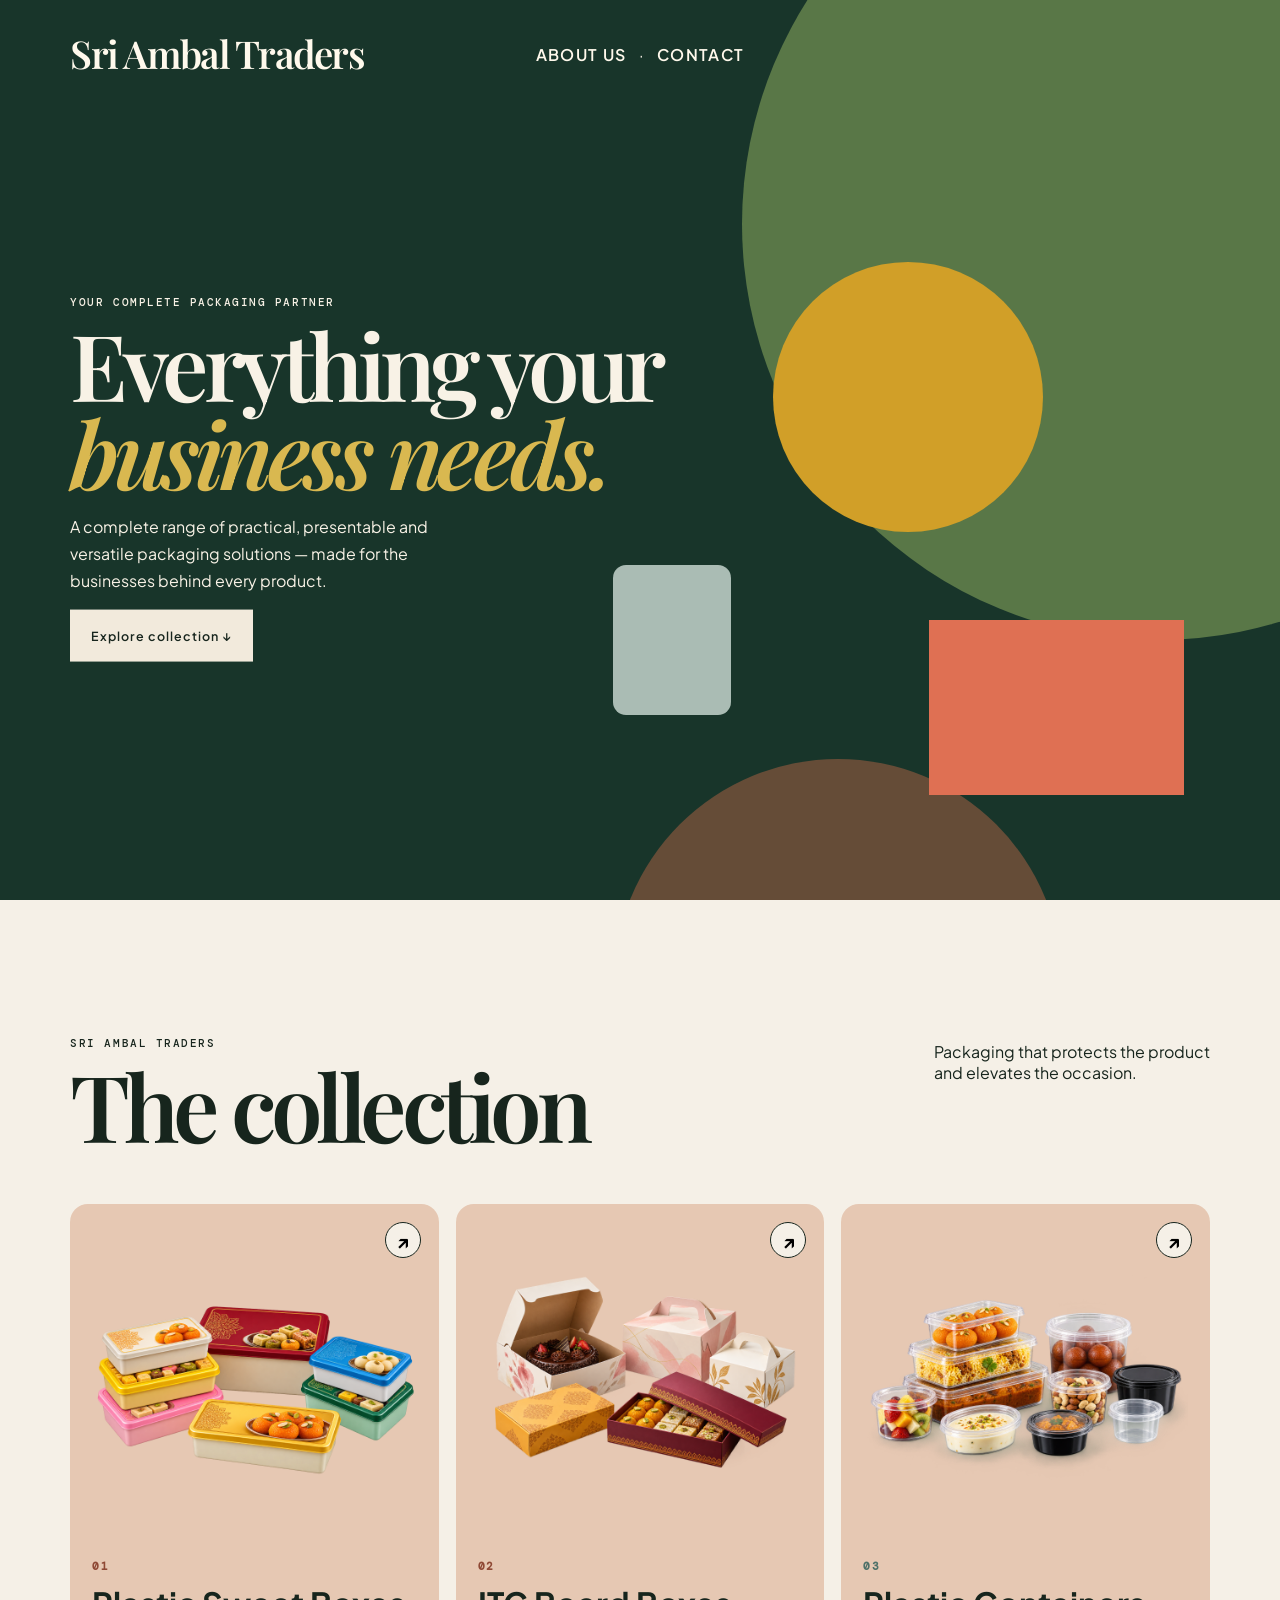
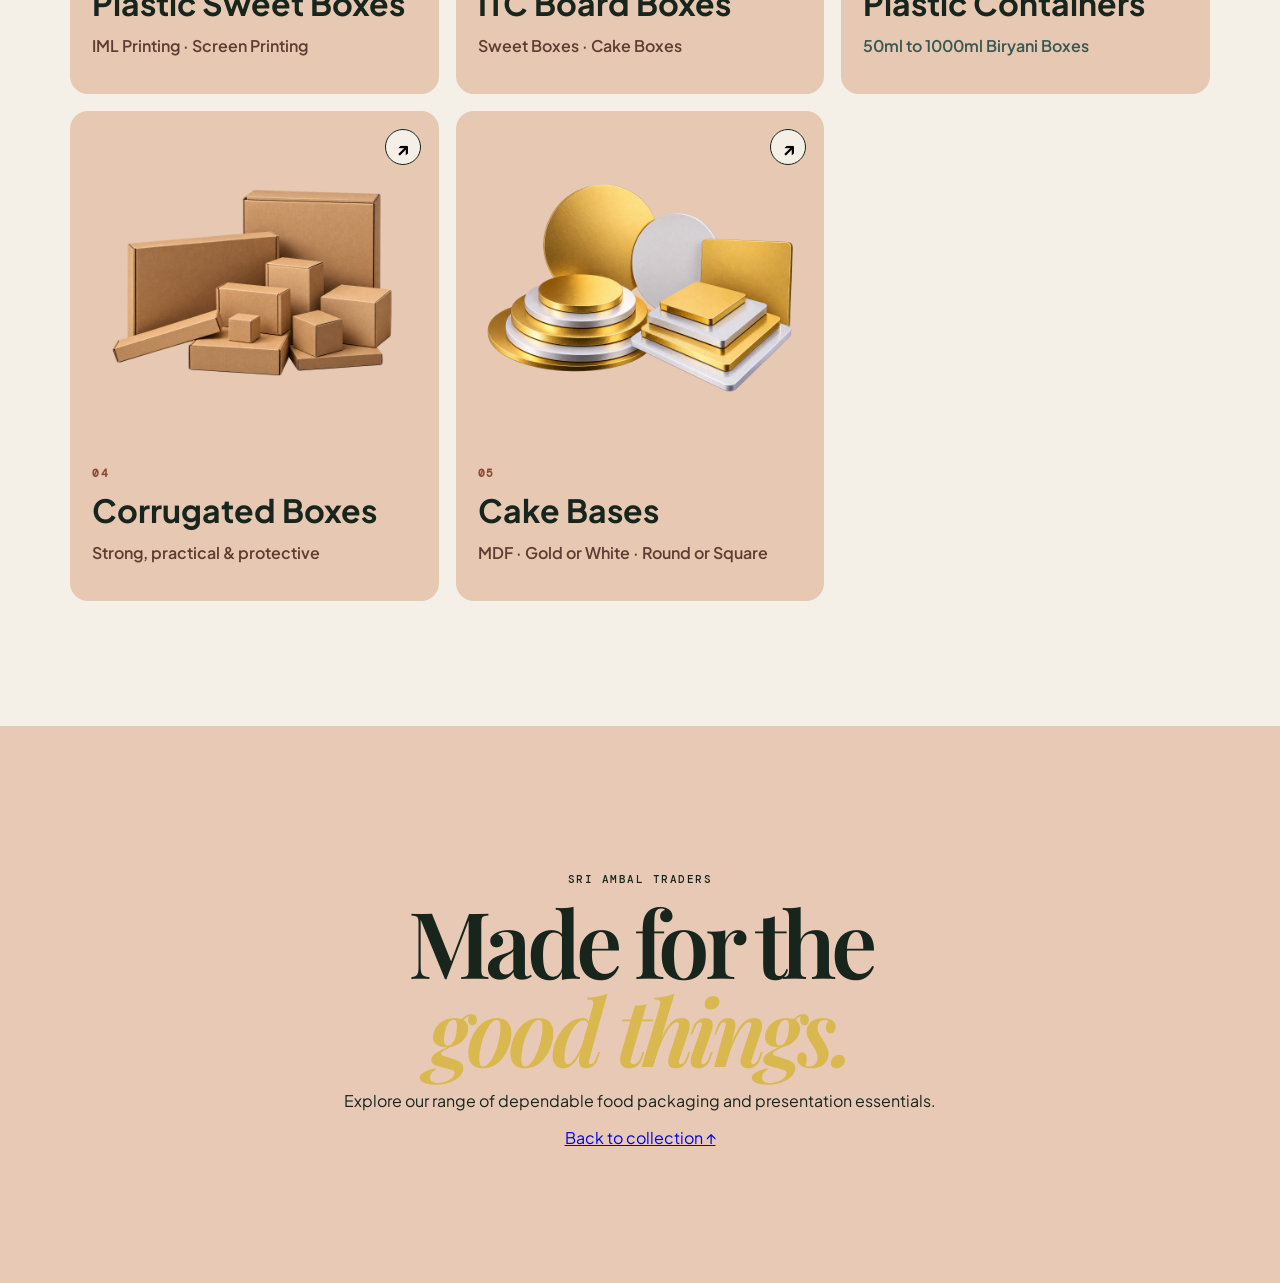
<file: index.html>
<!doctype html><html lang="en"><head><meta charset="UTF-8" /><meta name="viewport" content="width=device-width, initial-scale=1.0" /><meta name="description" content="Sri Ambal Traders packaging collection" /><title>Packaging, made memorable.</title><link rel="preconnect" href="https://fonts.googleapis.com"><link rel="preconnect" href="https://fonts.gstatic.com" crossorigin><link href="https://fonts.googleapis.com/css2?family=DM+Mono:wght@400;500&family=Playfair+Display:ital,wght@0,600;0,700;1,600&family=Plus+Jakarta+Sans:wght@400;500;600;700&display=swap" rel="stylesheet"><link rel="stylesheet" href="styles.css" /><link rel="stylesheet" href="responsive.css" /></head><body><main>
<section class="hero" id="home"><div class="hero-orb orb-one"></div><div class="hero-orb orb-two"></div><nav><span class="nav-mark">SAT</span><a class="nav-link" href="contact.html">Contact</a></nav><div class="hero-copy"><p class="eyebrow">PACKAGING WITH PRESENCE</p><h1>Crafted to hold<br><em>what matters.</em></h1><p class="hero-text">A considered collection of food packaging, presentation boxes and cake bases for every celebration.</p><button class="primary explore-trigger">Explore collection <span>↓</span></button></div><div class="hero-art" aria-hidden="true"><div class="hero-cake"><i></i><b></b><span></span></div><div class="hero-box"><i></i><b></b><span></span></div><div class="hero-cup"><i></i><b></b></div></div><p class="scroll-note">SCROLL TO DISCOVER <span></span></p></section>
<section class="collection" id="collection"><header class="collection-header"><div><p class="eyebrow">SRI AMBAL TRADERS</p><h2>The collection</h2></div><p>Packaging that protects the product<br>and elevates the occasion.</p></header><div class="product-grid"><article class="product-card wide" data-product="sweet"><div class="product-visual sweet-visual"><div class="sweet-box"><i></i><b></b><span>sweet<br>stories</span></div></div><div class="card-copy"><div><p class="number">01</p><h3>Plastic Sweet Boxes</h3></div><button aria-label="View Plastic Sweet Boxes">↗</button></div><p class="card-detail">IML Printing · Screen Printing</p></article><article class="product-card" data-product="board"><div class="product-visual board-visual"><div class="board-box"><i></i><b></b><span></span></div></div><div class="card-copy"><div><p class="number">02</p><h3>ITC Board Boxes</h3></div><button aria-label="View ITC Board Boxes">↗</button></div><p class="card-detail">Sweet Boxes · Cake Boxes</p></article><article class="product-card" data-product="containers"><div class="product-visual containers-visual"><div class="container c1"><i></i></div><div class="container c2"><i></i></div><div class="container c3"><i></i></div></div><div class="card-copy"><div><p class="number">03</p><h3>Plastic Containers</h3></div><button aria-label="View Plastic Containers">↗</button></div><p class="card-detail">50ml to 750ml Biryani Boxes</p></article><article class="product-card" data-product="corrugated"><div class="product-visual corrugated-visual"><div class="corr-box"><i></i><b></b><span>AMBAL</span></div></div><div class="card-copy"><div><p class="number">04</p><h3>Corrugated Boxes</h3></div><button aria-label="View Corrugated Boxes">↗</button></div><p class="card-detail">Strong, practical &amp; protective</p></article><article class="product-card feature" data-product="cake"><div class="product-visual cake-card-visual"><div class="mini-base"><i></i><b></b></div></div><div class="card-copy"><div><p class="number">05</p><h3>Cake Bases</h3></div><button aria-label="Customize Cake Bases">↗</button></div><p class="card-detail">MDF · Gold or White · Round or Square</p></article></div></section>
<section class="cake-studio" id="cake-studio"><div class="studio-heading"><p class="eyebrow">INTERACTIVE PRODUCT VIEW</p><h2>Make the base<br><em>your own.</em></h2><p>Choose a finish, shape and size. Your selection changes instantly, so you can see it before you need it.</p></div><div class="base-stage" id="baseStage"><div class="studio-base gold round size-3" id="studioBase"><i></i><b></b><span></span></div><div class="stage-shadow"></div><p id="sizeReadout">12 inch · 2 kg</p></div><div class="customizer"><div class="control"><p>01 / FINISH</p><div class="choice-row" id="colorChoices"><button class="choice active" data-color="gold"><i class="swatch gold"></i>Gold</button><button class="choice" data-color="white"><i class="swatch white"></i>White</button></div></div><div class="control"><p>02 / SHAPE</p><div class="choice-row" id="shapeChoices"><button class="choice active" data-shape="round">Round</button><button class="choice" data-shape="square">Square</button></div></div><div class="control"><p>03 / SIZE <span id="sizeLabel">2 kg</span></p><input type="range" id="sizeRange" min="0" max="6" value="3" step="1" aria-label="Cake base size"><div class="range-labels"><span>½ kg<br>8 in</span><span>5 kg<br>20 in</span></div></div></div></section><section class="closing"><p class="eyebrow">SRI AMBAL TRADERS</p><h2>Made for the<br><em>good things.</em></h2><p>Explore our range of dependable food packaging and presentation essentials.</p><a href="#collection">Back to collection ↑</a></section></main><div class="modal" id="modal" aria-hidden="true"><div class="modal-panel"><button class="close" id="closeModal" aria-label="Close">×</button><p class="eyebrow" id="modalNo">01 / PRODUCT</p><h2 id="modalTitle">Plastic Sweet Boxes</h2><p id="modalText"></p><div class="modal-tags" id="modalTags"></div></div></div><script src="script.js"></script></body></html>
</file>
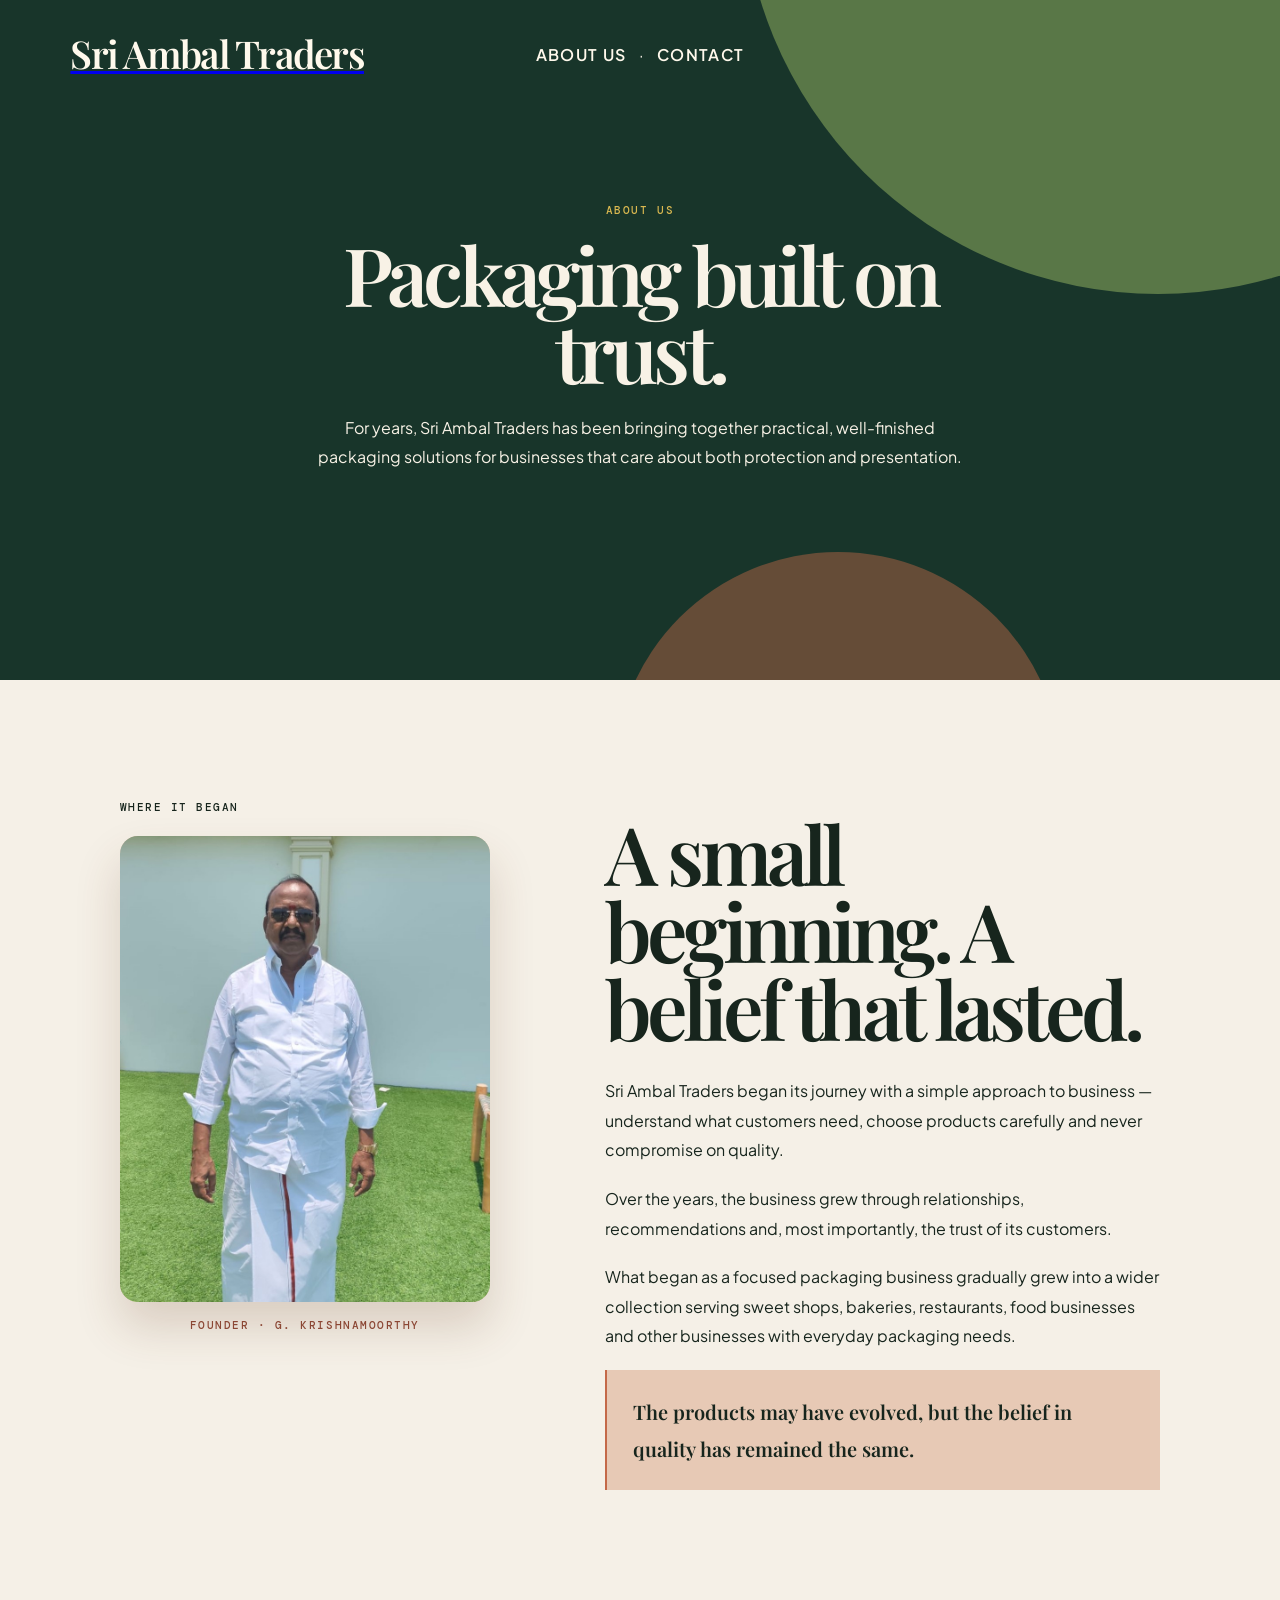
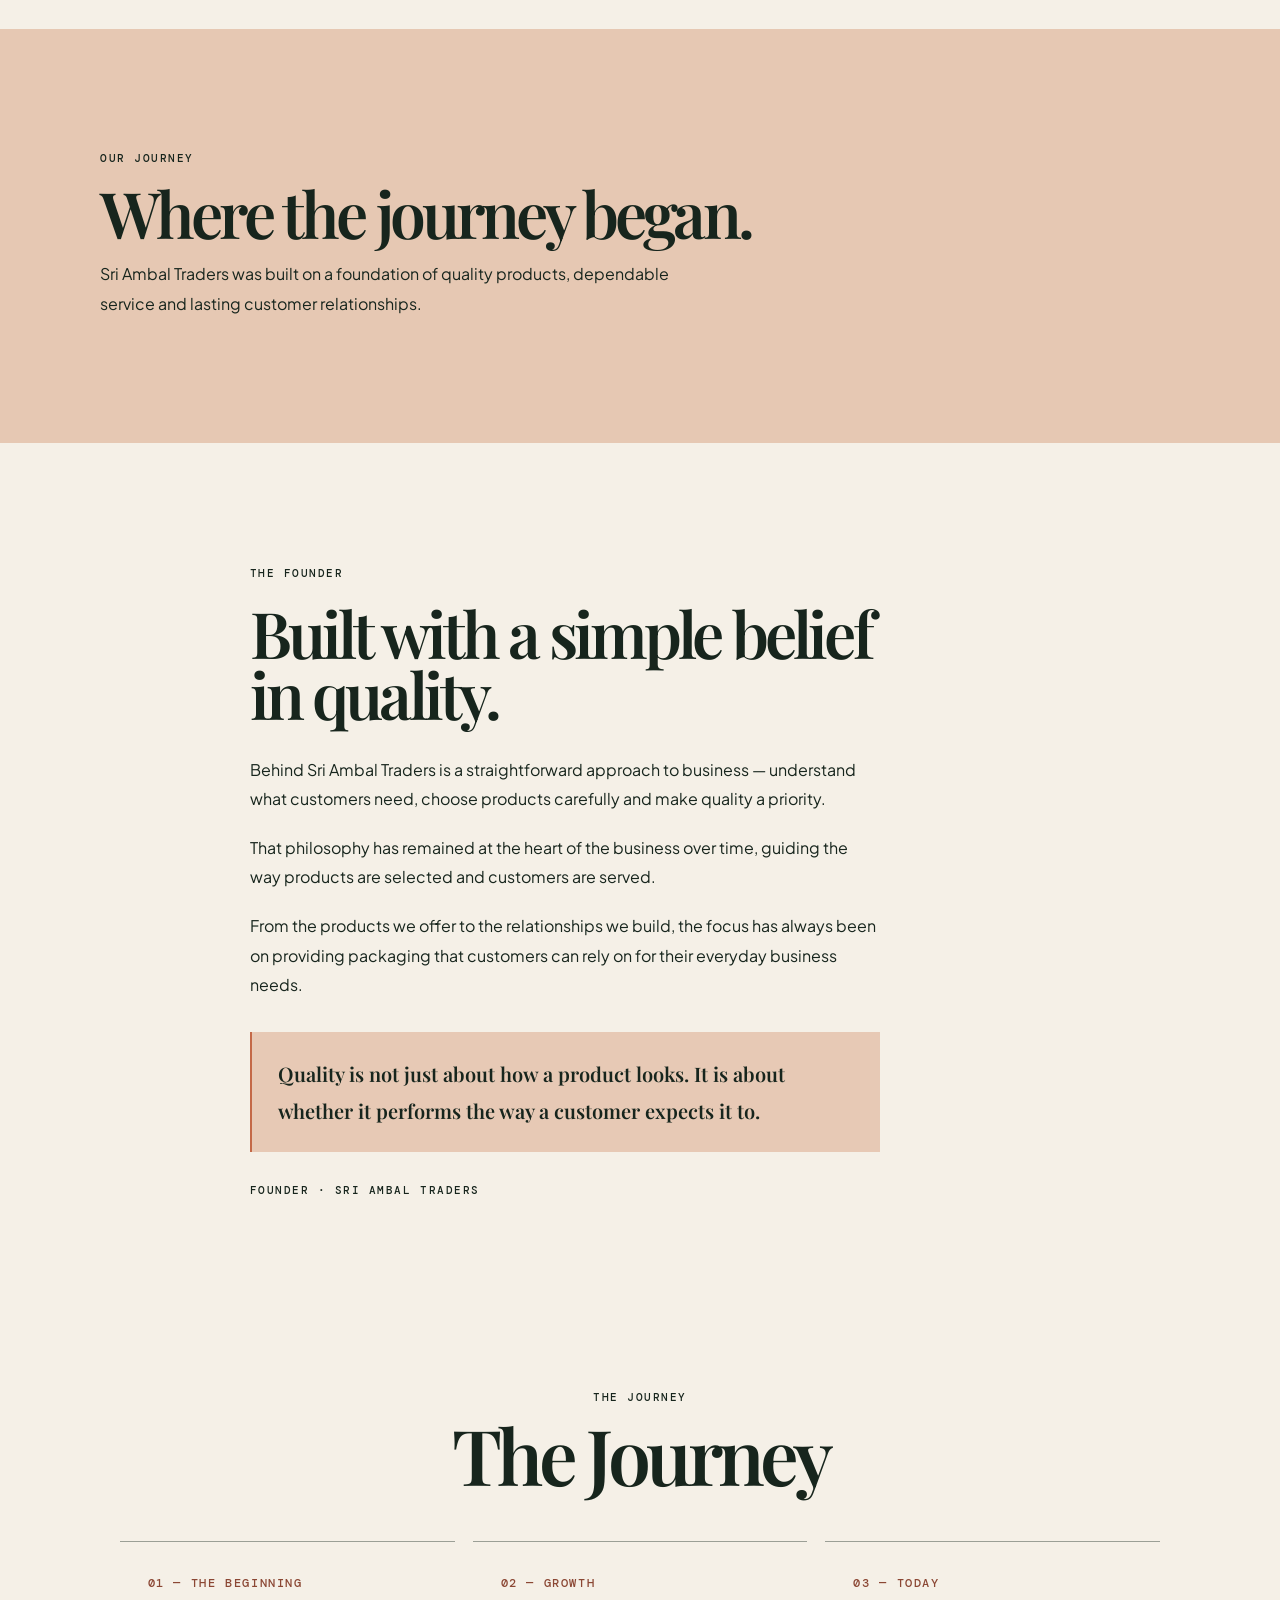
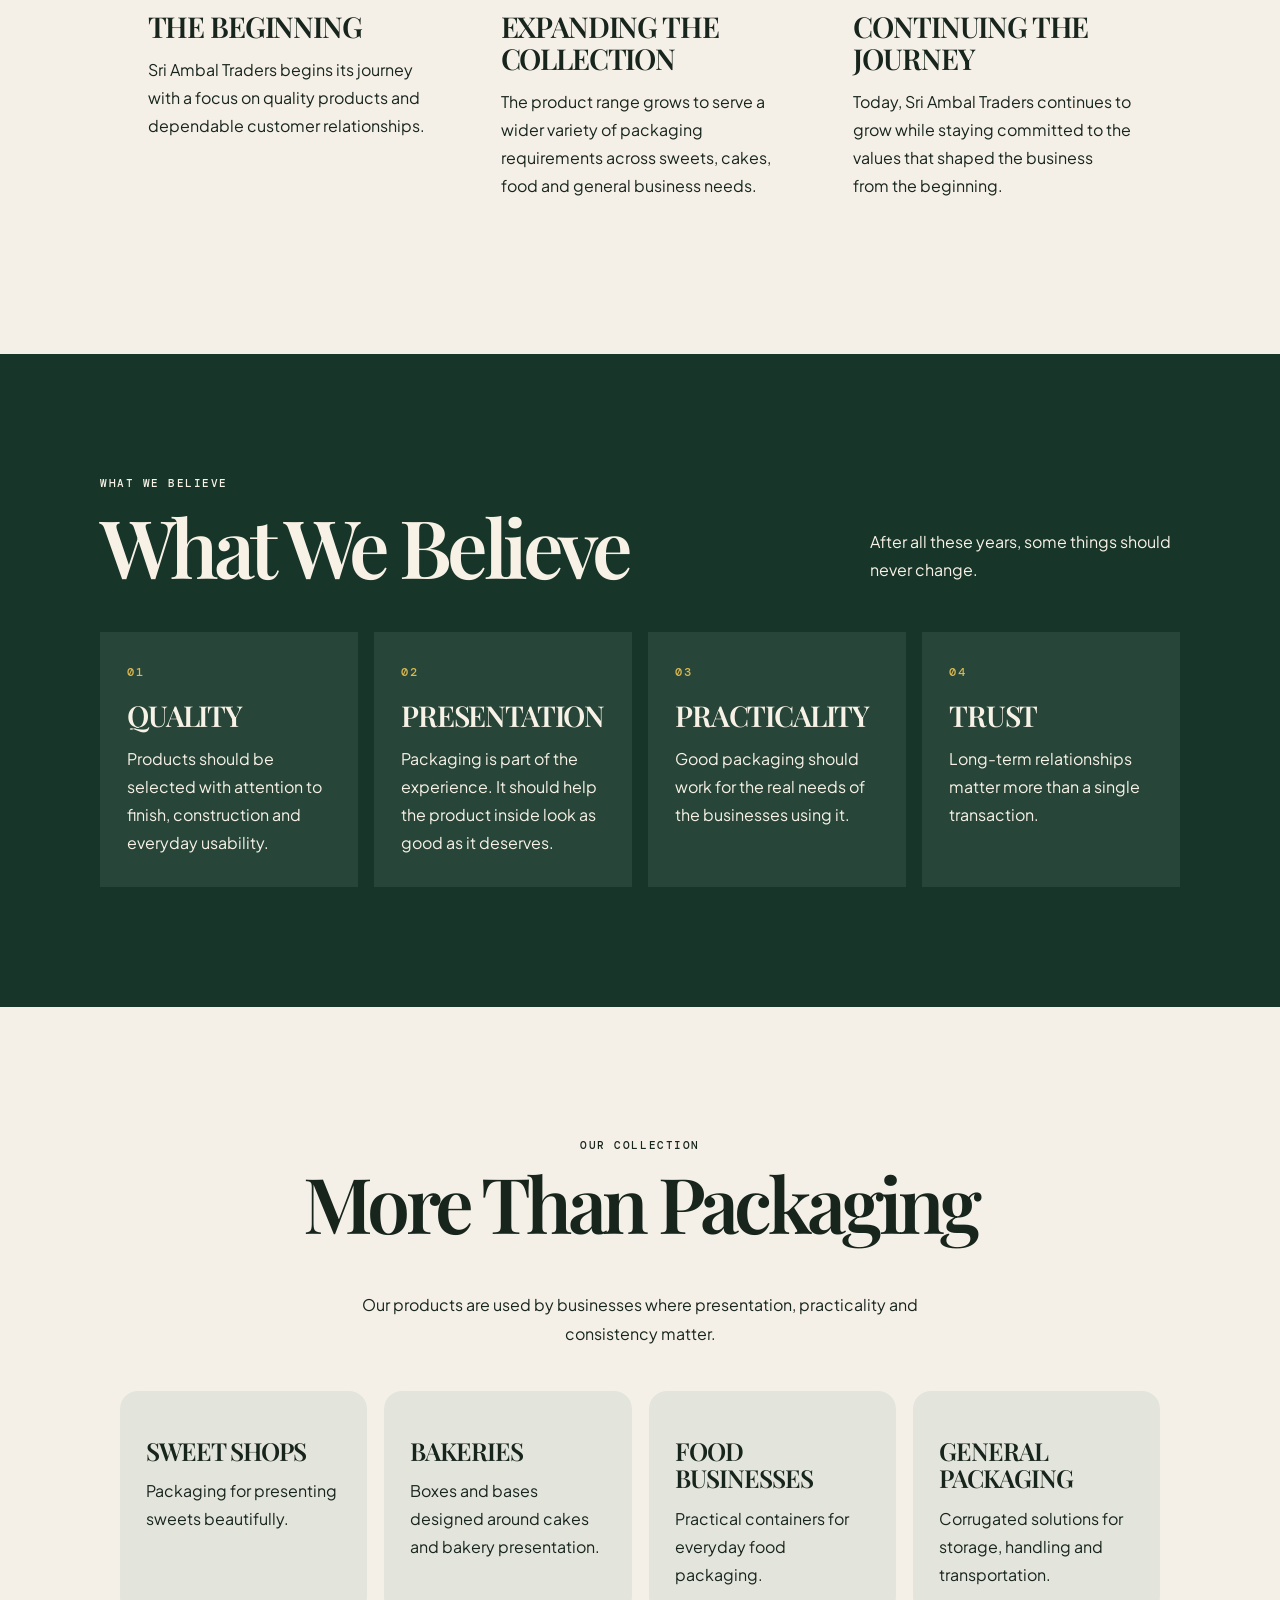
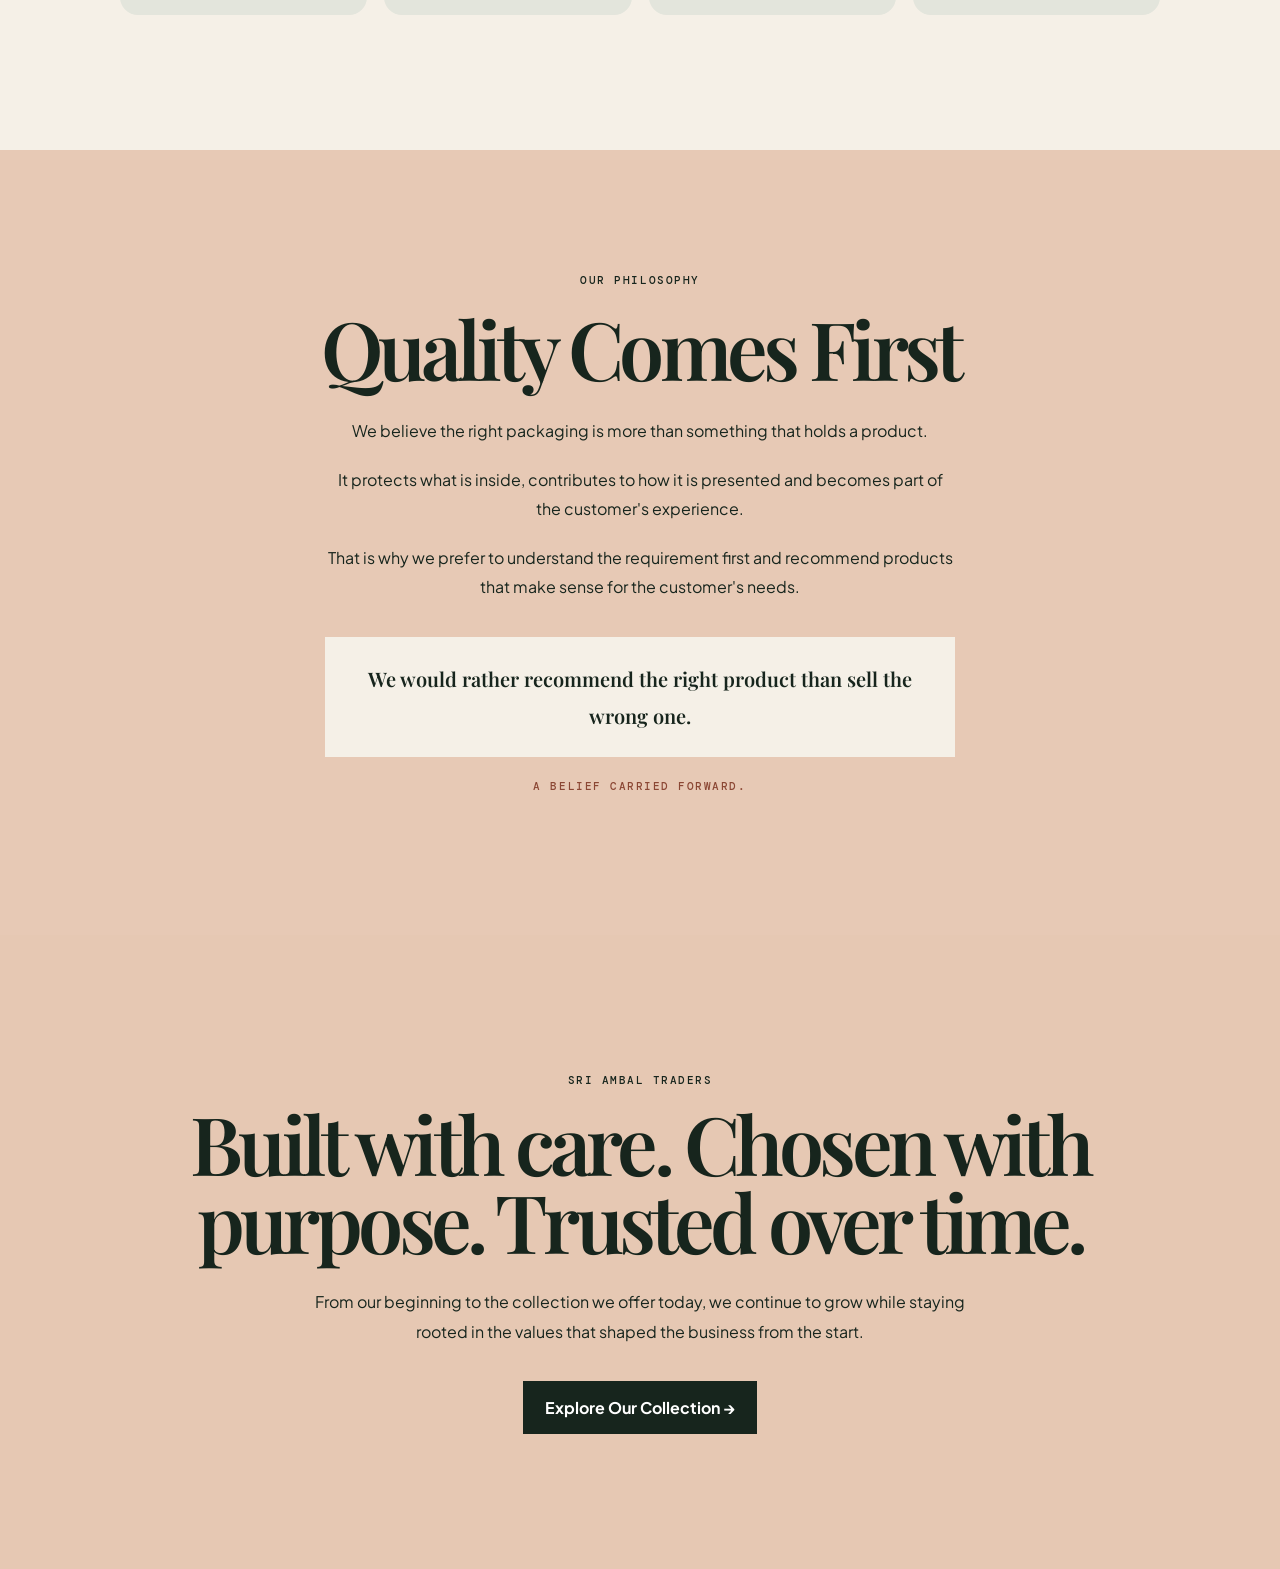
<file: about.html>
<!doctype html>
<html lang="en">
<head>
  <meta charset="utf-8">
  <meta name="viewport" content="width=device-width,initial-scale=1">
  <meta name="description" content="About Sri Ambal Traders and our packaging solutions.">
  <title>About Us | Sri Ambal Traders</title>
  <link rel="preconnect" href="https://fonts.googleapis.com">
  <link rel="preconnect" href="https://fonts.gstatic.com" crossorigin>
  <link href="https://fonts.googleapis.com/css2?family=DM+Mono:wght@400;500&family=Playfair+Display:ital,wght@0,600;0,700;1,600&family=Plus+Jakarta+Sans:wght@400;500;600;700&display=swap" rel="stylesheet">
  <link rel="stylesheet" href="styles.css">
  <link rel="stylesheet" href="responsive.css">
  <style>
    .about-hero{min-height:680px;padding:34px 5.5% 100px;position:relative;overflow:hidden;background:#18352a;color:#f8f2e6}.about-hero .hero-orb{position:absolute;border-radius:50%;opacity:.45}.about-hero .orb-one{width:65vw;height:65vw;background:#a8c76c;right:-23vw;top:-42vw}.about-hero .orb-two{width:35vw;height:35vw;background:#c46948;right:17vw;bottom:-25vw}.about-hero nav{position:relative;z-index:2}.about-hero .nav-mark{font-size:0;display:inline-block}.about-hero .nav-mark:after{content:'Sri Ambal Traders';display:block;font:600 clamp(2rem,3vw,3.4rem)/1 'Playfair Display',serif;letter-spacing:-.045em;color:#fff9ec}.nav-centre{position:absolute;left:50%;top:50%;transform:translate(-50%,-50%);display:flex;gap:13px;align-items:center;white-space:nowrap}.nav-centre a{color:#fff9ec;text-decoration:none;font:600 1rem 'Plus Jakarta Sans',sans-serif;letter-spacing:.08em;text-transform:uppercase}.about-copy{position:relative;z-index:1;max-width:775px;margin:128px auto 0;text-align:center}.about-copy .eyebrow,.legacy .eyebrow{color:#d9b850}.about-copy h1,.story h2,.founder-copy h2,.heritage-copy h2,.belief-heading h2,.quality h2,.legacy h2,.closing-about h2{font:600 clamp(3.2rem,6.3vw,6.7rem)/.96 'Playfair Display',serif;letter-spacing:-.06em;margin:14px 0 0}.about-copy>p{max-width:650px;margin:25px auto 0;line-height:1.8}.story,.founder,.journey,.beliefs,.more,.quality,.legacy{padding:120px 7%;max-width:1220px;margin:auto}.story{display:grid;grid-template-columns:.8fr 1.2fr;gap:9vw;align-items:start}.eyebrow{font:500 .68rem 'DM Mono',monospace;letter-spacing:.14em}.story h2{margin:14px 0 30px}.story-copy p,.founder-copy p,.quality-copy p,.legacy p,.more-intro{line-height:1.85;max-width:630px;margin:0 0 19px}.statement{margin:38px 0 0;padding:23px 26px;border-left:2px solid #c46948;background:#e7c9b5;font:600 1.25rem/1.45 'Playfair Display',serif}.heritage{padding:108px 7%;background:#e6c8b3}.heritage-inner{max-width:1080px;margin:auto}.heritage-copy h2{font-size:clamp(3rem,5vw,5.4rem)}.heritage-copy p{line-height:1.85;max-width:570px}.founder{display:grid;grid-template-columns:minmax(0,.92fr) minmax(0,1.08fr);gap:8vw;align-items:center}.founder-photo{margin:0;background:#e7c9b5;border-radius:18px;overflow:hidden;box-shadow:0 25px 45px #65382030}.founder-photo img{display:block;width:100%;height:auto;max-height:680px;object-fit:contain;object-position:center}.founder-copy h2{font-size:clamp(3rem,5vw,5.35rem);margin-bottom:30px}.founder-copy .statement{margin-top:32px}.journey{padding-top:40px}.section-title{text-align:center;margin-bottom:50px}.section-title h2{font:600 clamp(3.2rem,6vw,6.1rem)/.96 'Playfair Display',serif;letter-spacing:-.06em;margin:14px 0}.journey-list{display:grid;grid-template-columns:repeat(3,1fr);gap:18px}.journey-step{padding:28px 28px 34px;border-top:1px solid #9b9f96}.journey-step span,.belief-card span{color:#8b4734;font:500 .72rem 'DM Mono',monospace;letter-spacing:.14em}.journey-step h3,.belief-card h3,.category h3{font:600 1.8rem/1.1 'Playfair Display',serif;letter-spacing:-.04em;margin:20px 0 13px}.journey-step p,.belief-card p,.category p{line-height:1.75;margin:0}.beliefs{max-width:none;background:#18352a;color:#f8f2e6}.belief-inner,.more-inner,.quality-inner,.legacy-inner{max-width:1080px;margin:auto}.belief-heading{display:flex;justify-content:space-between;gap:45px;align-items:end;margin-bottom:48px}.belief-heading h2{margin:14px 0 0}.belief-heading p{max-width:310px;line-height:1.75;margin:0}.belief-grid{display:grid;grid-template-columns:repeat(4,1fr);gap:16px}.belief-card{min-height:255px;padding:27px;background:#284539;transition:transform .35s ease,box-shadow .35s ease}.belief-card:hover{transform:translateY(-7px);box-shadow:0 18px 28px #0d1b145c}.belief-card span{color:#d9b850}.more{padding-bottom:135px}.more-intro{margin:0 auto 42px;text-align:center}.category-grid{display:grid;grid-template-columns:repeat(4,1fr);gap:17px}.category{min-height:220px;padding:26px;background:#e3e5dc;border-radius:18px;transition:transform .35s ease,box-shadow .35s ease}.category:hover{transform:translateY(-7px);box-shadow:0 18px 28px #17251d1f}.category h3{font-size:1.55rem}.quality{max-width:none;background:#e7c9b5;text-align:center}.quality-copy{max-width:720px;margin:auto}.quality h2{margin-bottom:30px}.quality-copy p{margin-left:auto;margin-right:auto}.quality .statement{border:0;margin-top:35px;background:#f5f0e7}.quality-note{margin:25px 0 0;color:#8b4734;font:500 .68rem 'DM Mono',monospace;letter-spacing:.14em}.legacy{max-width:none;padding:125px 7%;background:#18352a;color:#f8f2e6;text-align:center}.legacy h2{max-width:830px;margin:14px auto 28px}.legacy p{margin-left:auto;margin-right:auto}.closing-about{text-align:center;padding:135px 7%;background:#e6c8b3}.closing-about h2{max-width:900px;margin:14px auto 28px}.closing-about p{max-width:680px;margin:0 auto;line-height:1.85}.collection-cta{display:inline-block;margin-top:35px;padding:16px 22px;background:var(--ink);color:white;text-decoration:none;font-weight:700;transition:transform .25s ease,box-shadow .25s ease}.collection-cta:hover{transform:translateY(-3px);box-shadow:0 12px 20px #14251d2b}.reveal{opacity:0;transform:translateY(22px);transition:opacity .65s ease,transform .65s ease}.reveal.visible{opacity:1;transform:none}@media(max-width:800px){.about-hero{min-height:590px}.story,.founder{grid-template-columns:1fr;gap:38px}.journey-list,.belief-grid,.category-grid{grid-template-columns:repeat(2,1fr)}.belief-heading{display:block}.belief-heading p{margin-top:25px}.founder-photo{max-width:600px}.nav-centre{position:static;transform:none;margin-top:22px;gap:10px;flex-wrap:wrap}.nav-centre a{font-size:.75rem}}@media(max-width:520px){.about-hero{padding:27px 7% 72px;min-height:520px}.about-copy{margin-top:90px;text-align:left}.about-copy h1{font-size:3.65rem}.about-hero .nav-mark:after{font-size:1.75rem}.story,.founder,.journey,.beliefs,.more,.quality,.legacy{padding-left:7%;padding-right:7%}.journey-list,.belief-grid,.category-grid{grid-template-columns:1fr}.heritage{padding:80px 7%}.closing-about{padding:90px 7%}.belief-card,.category{min-height:0}}
    .story-media .eyebrow{margin:0 0 22px}.story-photo{margin:0;background:#e7c9b5;border-radius:18px;overflow:hidden;box-shadow:0 25px 45px #65382030}.story-photo img{display:block;width:100%;height:auto;max-height:680px;object-fit:contain;object-position:center}.founder-caption{margin:16px 0 0;text-align:center;color:#8b4734;font:500 .68rem 'DM Mono',monospace;letter-spacing:.14em}.founder{display:block;max-width:960px}.founder-copy{max-width:680px}.founder-photo{display:none}
  </style>
</head>
<body>
  <main>
    <section class="about-hero"><div class="hero-orb orb-one"></div><div class="hero-orb orb-two"></div><nav><a class="nav-mark" href="index.html">Sri Ambal Traders</a><div class="nav-centre"><a href="about.html" aria-current="page">About Us</a><span>&middot;</span><a href="contact.html">Contact</a></div></nav><div class="about-copy"><p class="eyebrow">ABOUT US</p><h1>Packaging built on trust.</h1><p>For years, Sri Ambal Traders has been bringing together practical, well-finished packaging solutions for businesses that care about both protection and presentation.</p></div></section>
    <section class="story reveal"><div class="story-media"><p class="eyebrow">WHERE IT BEGAN</p><figure class="story-photo"><img src="assets/photo.jpeg" alt="Founder of Sri Ambal Traders"></figure><p class="founder-caption">FOUNDER &middot; G. KRISHNAMOORTHY</p></div><div class="story-copy"><h2>A small beginning. A belief that lasted.</h2><p>Sri Ambal Traders began its journey with a simple approach to business &mdash; understand what customers need, choose products carefully and never compromise on quality.</p><p>Over the years, the business grew through relationships, recommendations and, most importantly, the trust of its customers.</p><p>What began as a focused packaging business gradually grew into a wider collection serving sweet shops, bakeries, restaurants, food businesses and other businesses with everyday packaging needs.</p><p class="statement">The products may have evolved, but the belief in quality has remained the same.</p></div></section>
    <section class="heritage reveal"><div class="heritage-inner"><div class="heritage-copy"><p class="eyebrow">OUR JOURNEY</p><h2>Where the journey began.</h2><p>Sri Ambal Traders was built on a foundation of quality products, dependable service and lasting customer relationships.</p></div></div></section>
    <section class="founder reveal"><div class="founder-copy"><p class="eyebrow">THE FOUNDER</p><h2>Built with a simple belief in quality.</h2><p>Behind Sri Ambal Traders is a straightforward approach to business &mdash; understand what customers need, choose products carefully and make quality a priority.</p><p>That philosophy has remained at the heart of the business over time, guiding the way products are selected and customers are served.</p><p>From the products we offer to the relationships we build, the focus has always been on providing packaging that customers can rely on for their everyday business needs.</p><p class="statement">Quality is not just about how a product looks. It is about whether it performs the way a customer expects it to.</p><p class="eyebrow" style="margin-top:28px">FOUNDER &middot; SRI AMBAL TRADERS</p></div></section>
    <section class="journey reveal"><div class="section-title"><p class="eyebrow">THE JOURNEY</p><h2>The Journey</h2></div><div class="journey-list"><article class="journey-step"><span>01 &mdash; THE BEGINNING</span><h3>THE BEGINNING</h3><p>Sri Ambal Traders begins its journey with a focus on quality products and dependable customer relationships.</p></article><article class="journey-step"><span>02 &mdash; GROWTH</span><h3>EXPANDING THE COLLECTION</h3><p>The product range grows to serve a wider variety of packaging requirements across sweets, cakes, food and general business needs.</p></article><article class="journey-step"><span>03 &mdash; TODAY</span><h3>CONTINUING THE JOURNEY</h3><p>Today, Sri Ambal Traders continues to grow while staying committed to the values that shaped the business from the beginning.</p></article></div></section>
    <section class="beliefs"><div class="belief-inner"><div class="belief-heading reveal"><div><p class="eyebrow">WHAT WE BELIEVE</p><h2>What We Believe</h2></div><p>After all these years, some things should never change.</p></div><div class="belief-grid"><article class="belief-card reveal"><span>01</span><h3>QUALITY</h3><p>Products should be selected with attention to finish, construction and everyday usability.</p></article><article class="belief-card reveal"><span>02</span><h3>PRESENTATION</h3><p>Packaging is part of the experience. It should help the product inside look as good as it deserves.</p></article><article class="belief-card reveal"><span>03</span><h3>PRACTICALITY</h3><p>Good packaging should work for the real needs of the businesses using it.</p></article><article class="belief-card reveal"><span>04</span><h3>TRUST</h3><p>Long-term relationships matter more than a single transaction.</p></article></div></div></section>
    <section class="more reveal"><div class="more-inner"><div class="section-title"><p class="eyebrow">OUR COLLECTION</p><h2>More Than Packaging</h2></div><p class="more-intro">Our products are used by businesses where presentation, practicality and consistency matter.</p><div class="category-grid"><article class="category"><h3>SWEET SHOPS</h3><p>Packaging for presenting sweets beautifully.</p></article><article class="category"><h3>BAKERIES</h3><p>Boxes and bases designed around cakes and bakery presentation.</p></article><article class="category"><h3>FOOD BUSINESSES</h3><p>Practical containers for everyday food packaging.</p></article><article class="category"><h3>GENERAL PACKAGING</h3><p>Corrugated solutions for storage, handling and transportation.</p></article></div></div></section>
    <section class="quality reveal"><div class="quality-inner quality-copy"><p class="eyebrow">OUR PHILOSOPHY</p><h2>Quality Comes First</h2><p>We believe the right packaging is more than something that holds a product.</p><p>It protects what is inside, contributes to how it is presented and becomes part of the customer's experience.</p><p>That is why we prefer to understand the requirement first and recommend products that make sense for the customer's needs.</p><p class="statement">We would rather recommend the right product than sell the wrong one.</p><p class="quality-note">A BELIEF CARRIED FORWARD.</p></div></section>
    <section class="closing-about"><p class="eyebrow">SRI AMBAL TRADERS</p><h2>Built with care. Chosen with purpose. Trusted over time.</h2><p>From our beginning to the collection we offer today, we continue to grow while staying rooted in the values that shaped the business from the start.</p><a class="collection-cta" href="index.html#collection">Explore Our Collection &rarr;</a></section>
  </main>
  <script src="mobile-nav.js"></script>
  <script>const observer=new IntersectionObserver(entries=>entries.forEach(entry=>{if(entry.isIntersecting){entry.target.classList.add('visible');observer.unobserve(entry.target)}}),{threshold:.12});document.querySelectorAll('.reveal').forEach((element,index)=>{element.style.transitionDelay=`${Math.min(index%4,3)*70}ms`;observer.observe(element)});</script>
</body>
</html>
</file>
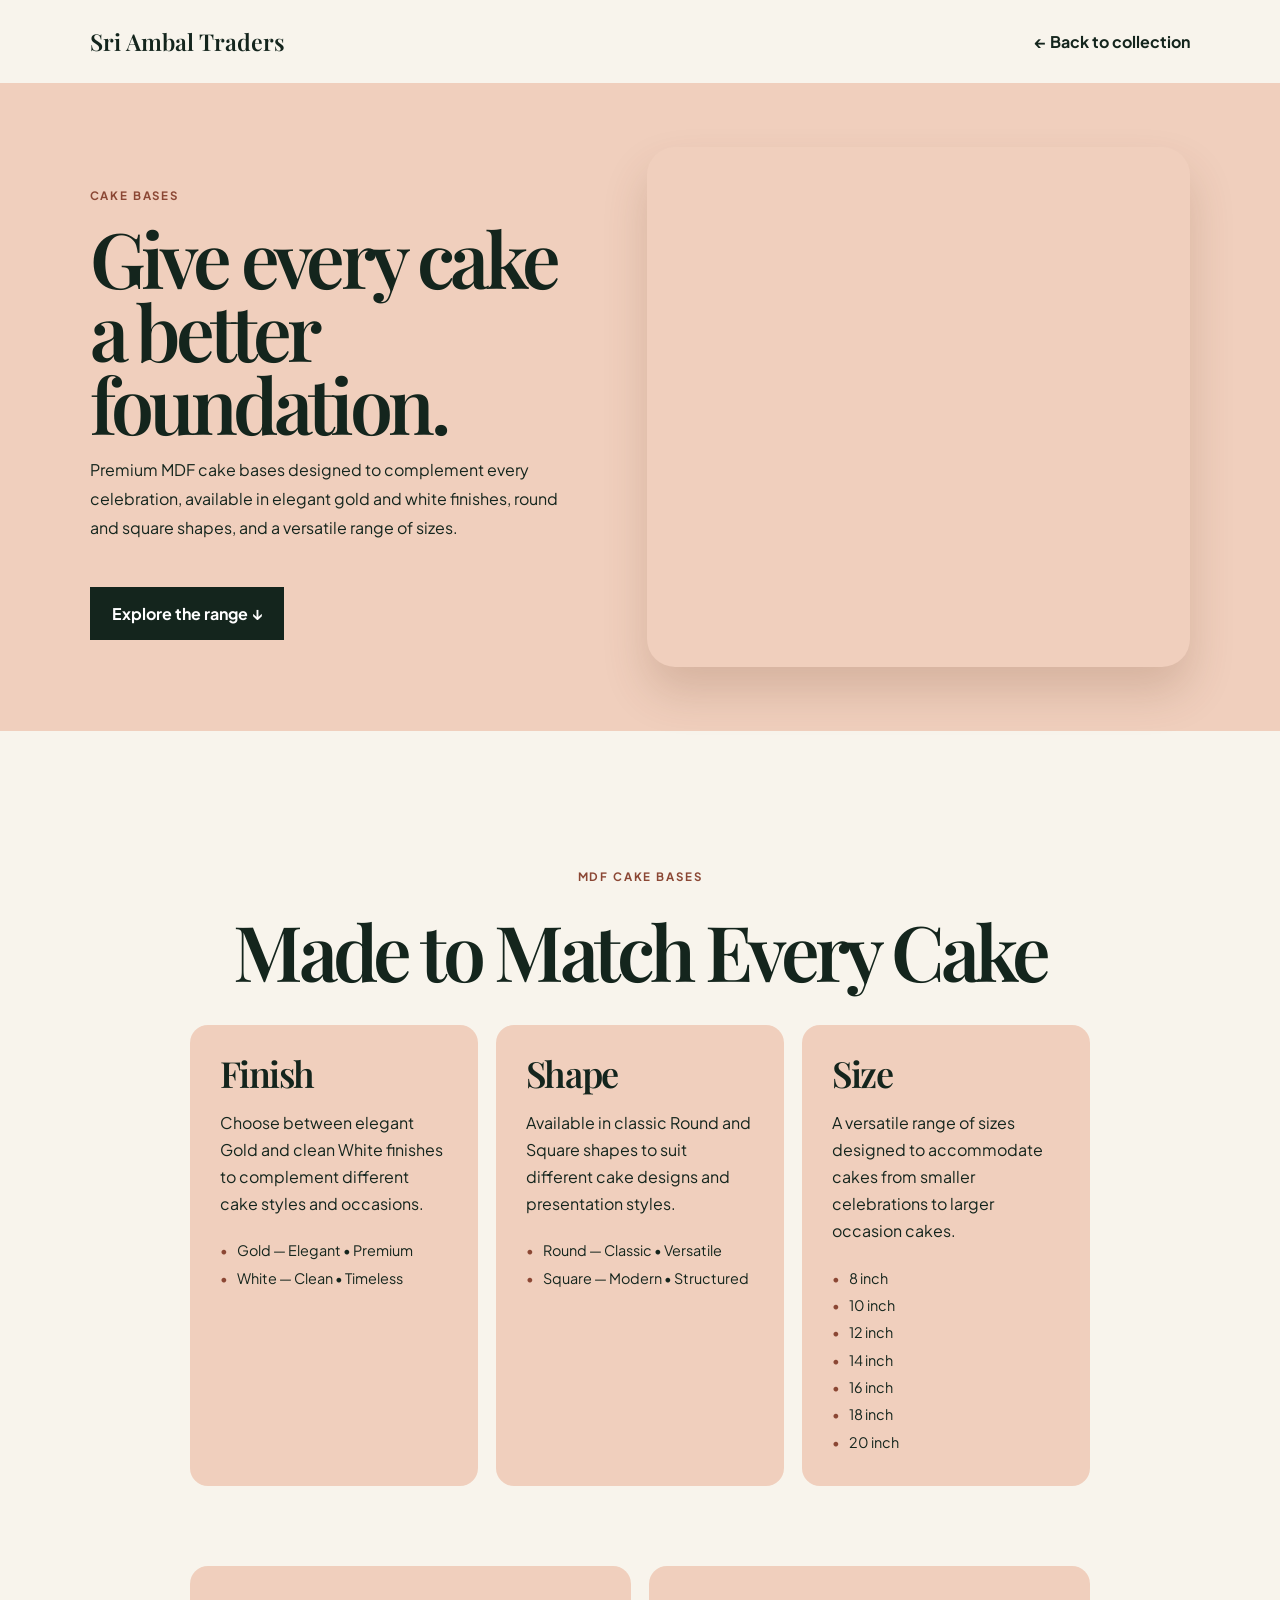
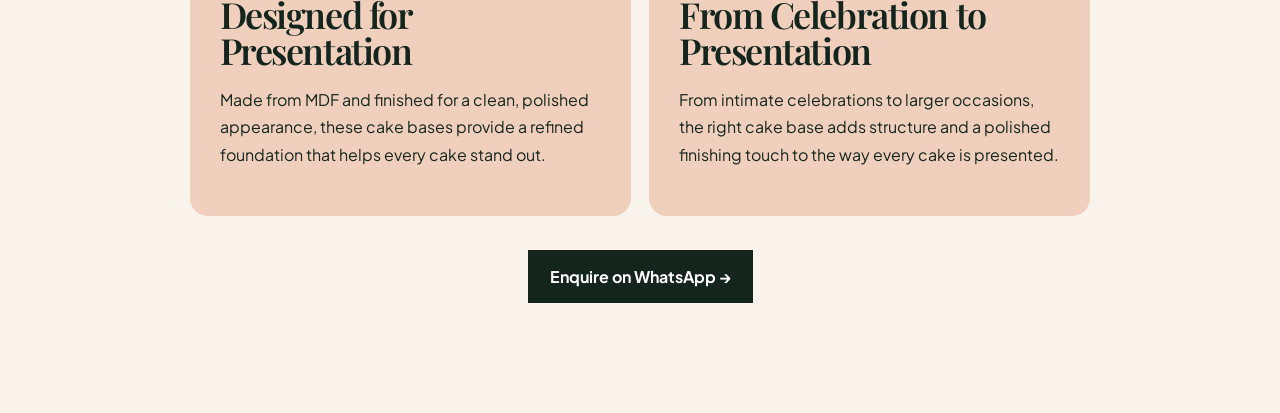
<file: cake-bases.html>
<!doctype html>
<html lang="en">
<head>
  <meta charset="utf-8">
  <meta name="viewport" content="width=device-width,initial-scale=1">
  <title>Cake Bases | Sri Ambal Traders</title>
  <link href="https://fonts.googleapis.com/css2?family=Playfair+Display:wght@600;700&family=Plus+Jakarta+Sans:wght@400;600;700&display=swap" rel="stylesheet">
  <link rel="stylesheet" href="responsive.css">
  <style>
    :root{--ink:#14251d;--cream:#f8f4ec;--peach:#f0cfbd}*{box-sizing:border-box}body{margin:0;background:var(--cream);font-family:'Plus Jakarta Sans',sans-serif;color:var(--ink)}nav{padding:26px 7%;display:flex;justify-content:space-between;align-items:center}nav a{color:var(--ink);text-decoration:none;font-weight:700}.brand{font:600 1.45rem 'Playfair Display',serif}.hero{min-height:72vh;padding:5vw 7%;display:grid;grid-template-columns:1fr 1.1fr;gap:5vw;align-items:center;background:var(--peach)}.eyebrow{font-size:.72rem;font-weight:700;letter-spacing:.16em;color:#8b4734}.hero h1,.details h2{font:600 clamp(3.2rem,6vw,6.4rem)/.95 'Playfair Display',serif;letter-spacing:-.06em;margin:15px 0}.hero p{max-width:490px;line-height:1.8}.photo{height:min(520px,50vw);border-radius:28px;overflow:hidden;background:#f9e0d4;box-shadow:0 25px 45px #65382030;transition:transform .5s}.photo:hover{transform:rotate(1deg) scale(1.025)}.photo video{width:100%;height:100%;display:block;object-fit:contain;object-position:center;background:transparent}.details{padding:110px 7%;text-align:center;max-width:1080px;margin:auto}.details p{line-height:1.8;max-width:650px;margin:26px auto}.option-grid,.support-grid{display:grid;grid-template-columns:repeat(3,minmax(0,1fr));gap:18px;margin-top:38px;text-align:left}.option-card,.support-card{min-height:270px;padding:30px;background:var(--peach);border-radius:18px;transition:transform .35s ease,box-shadow .35s ease}.option-card:hover,.support-card:hover{transform:translateY(-8px) scale(1.015);box-shadow:0 20px 30px #65382024}.option-card h3,.support-card h3{margin:0;font:600 clamp(1.65rem,3vw,2.25rem)/1 'Playfair Display',serif;letter-spacing:-.04em}.option-card p,.support-card p{margin:18px 0;line-height:1.7}.option-list{margin:20px 0 0;padding:0;list-style:none;line-height:1.9;font-size:.9rem}.option-list li:before{content:'•';margin-right:9px;color:#8b4734}.option-note{display:block;margin-top:15px;color:#8b4734;font-size:.68rem;font-weight:700;letter-spacing:.12em}.support-grid{grid-template-columns:repeat(2,minmax(0,1fr));margin-top:80px}.support-card{min-height:220px}.inquiry-button{display:inline-block;margin-top:34px;background:var(--ink);color:white;padding:16px 22px;text-decoration:none;font-weight:700;transition:transform .25s ease,box-shadow .25s ease}.inquiry-button:hover{transform:translateY(-3px);box-shadow:0 12px 20px #14251d2b}.cta{display:inline-block;margin-top:28px;background:var(--ink);color:white;padding:16px 22px;text-decoration:none;font-weight:700}@media(max-width:700px){.hero{grid-template-columns:1fr}.photo{height:360px}.details{padding:70px 7%}.option-grid,.support-grid{grid-template-columns:1fr}.option-card,.support-card{min-height:0}.support-grid{margin-top:52px}}
    .photo{position:relative;background:transparent}.photo video{position:absolute;inset:0;width:100%;height:100%;object-fit:cover}
  </style>
</head>
<body>
  <nav><a href="index.html" class="brand">Sri Ambal Traders</a><a href="index.html#collection">← Back to collection</a></nav>
  <main>
    <section class="hero">
      <div><p class="eyebrow">CAKE BASES</p><h1>Give every cake a better foundation.</h1><p>Premium MDF cake bases designed to complement every celebration, available in elegant gold and white finishes, round and square shapes, and a versatile range of sizes.</p><a class="cta" href="#details">Explore the range ↓</a></div>
      <div class="photo" aria-label="Cake bases product showcase"><video src="assets/cake-base.mp4" autoplay muted loop playsinline preload="auto" aria-label="Cakes displayed on MDF cake bases"></video></div>
    </section>
    <section class="details" id="details">
      <p class="eyebrow">MDF CAKE BASES</p><h2>Made to Match Every Cake</h2>
      <div class="option-grid">
        <article class="option-card"><h3>Finish</h3><p>Choose between elegant Gold and clean White finishes to complement different cake styles and occasions.</p><ul class="option-list"><li>Gold — Elegant • Premium</li><li>White — Clean • Timeless</li></ul></article>
        <article class="option-card"><h3>Shape</h3><p>Available in classic Round and Square shapes to suit different cake designs and presentation styles.</p><ul class="option-list"><li>Round — Classic • Versatile</li><li>Square — Modern • Structured</li></ul></article>
        <article class="option-card"><h3>Size</h3><p>A versatile range of sizes designed to accommodate cakes from smaller celebrations to larger occasion cakes.</p><ul class="option-list"><li>8 inch</li><li>10 inch</li><li>12 inch</li><li>14 inch</li><li>16 inch</li><li>18 inch</li><li>20 inch</li></ul></article>
      </div>
      <div class="support-grid">
        <article class="support-card"><h3>Designed for Presentation</h3><p>Made from MDF and finished for a clean, polished appearance, these cake bases provide a refined foundation that helps every cake stand out.</p></article>
        <article class="support-card"><h3>From Celebration to Presentation</h3><p>From intimate celebrations to larger occasions, the right cake base adds structure and a polished finishing touch to the way every cake is presented.</p></article>
      </div>
      <a class="inquiry-button" href="#" data-product-inquiry="Cake Bases" data-inquiry-message="Hello Sri Ambal Traders,&#10;&#10;I’m interested in your Cake Bases.&#10;&#10;I would like to know more about the available Gold and White finishes, Round and Square shapes, sizes from 8 to 20 inches and pricing.&#10;&#10;Please share the details.&#10;&#10;Thank you.">Enquire on WhatsApp →</a>
    </section>
  </main>
  <script src="product-inquiry.js"></script>
</body>
</html>
</file>
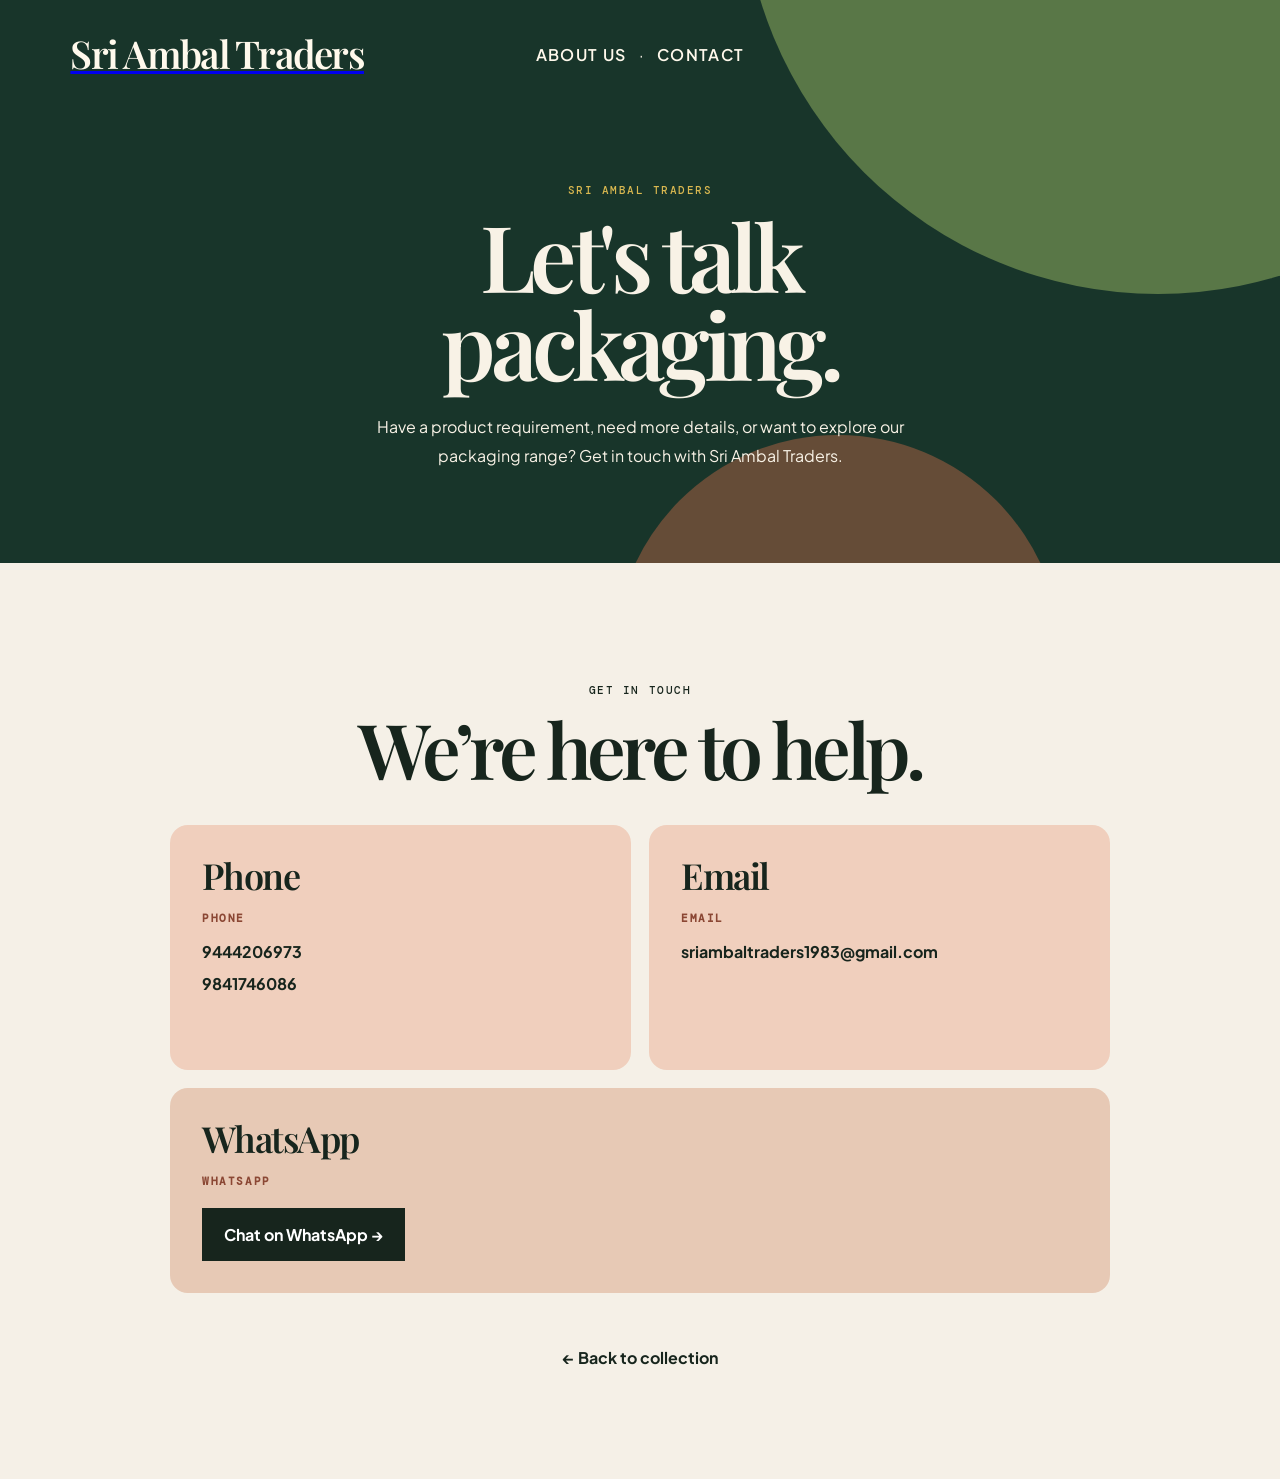
<file: contact.html>
<!doctype html>
<html lang="en">
<head>
  <meta charset="utf-8">
  <meta name="viewport" content="width=device-width,initial-scale=1">
  <meta name="description" content="Contact Sri Ambal Traders">
  <title>Contact | Sri Ambal Traders</title>
  <link rel="preconnect" href="https://fonts.googleapis.com">
  <link rel="preconnect" href="https://fonts.gstatic.com" crossorigin>
  <link href="https://fonts.googleapis.com/css2?family=DM+Mono:wght@400;500&family=Playfair+Display:ital,wght@0,600;0,700;1,600&family=Plus+Jakarta+Sans:wght@400;500;600;700&display=swap" rel="stylesheet">
  <link rel="stylesheet" href="styles.css">
  <link rel="stylesheet" href="responsive.css">
  <style>
    .contact-hero{min-height:470px;padding:34px 5.5% 92px;position:relative;overflow:hidden;background:#18352a;color:#f8f2e6}.contact-hero .hero-orb{position:absolute;border-radius:50%;opacity:.45}.contact-hero .orb-one{width:65vw;height:65vw;background:#a8c76c;right:-23vw;top:-42vw}.contact-hero .orb-two{width:35vw;height:35vw;background:#c46948;right:17vw;bottom:-25vw}.contact-hero nav{position:relative;z-index:2;width:100%;text-align:left}.contact-hero .nav-mark{font-size:0;display:inline-block}.contact-hero .nav-mark:after{content:'Sri Ambal Traders';display:block;font:600 clamp(2rem,3vw,3.4rem)/1 'Playfair Display',serif;letter-spacing:-.045em;color:#fff9ec}.nav-centre{position:absolute;left:50%;top:50%;transform:translate(-50%,-50%);display:flex;gap:13px;align-items:center;white-space:nowrap}.nav-centre a{color:#fff9ec;text-decoration:none;font:600 1rem 'Plus Jakarta Sans',sans-serif;letter-spacing:.08em;text-transform:uppercase}.contact-copy{position:relative;z-index:1;max-width:720px;margin:110px auto 0;text-align:center}.contact-copy .eyebrow{color:#d9b850}.contact-copy h1{font:600 clamp(3.8rem,7.2vw,7.3rem)/.96 'Playfair Display',serif;letter-spacing:-.06em;margin:14px 0 0}.contact-copy p:last-child{max-width:610px;margin:25px auto 0;line-height:1.8}.contact-details{max-width:1080px;margin:0 auto;padding:110px 5.5%;text-align:center}.contact-details h2{font:600 clamp(3.2rem,6vw,6.4rem)/.95 'Playfair Display',serif;letter-spacing:-.06em;margin:15px 0 40px}.contact-grid{display:grid;grid-template-columns:repeat(2,minmax(0,1fr));gap:18px;text-align:left}.contact-card{min-height:245px;padding:32px;background:#f0cfbd;border-radius:18px;transition:transform .35s ease,box-shadow .35s ease}.contact-card:hover{transform:translateY(-8px) scale(1.015);box-shadow:0 20px 30px #65382024}.contact-card h3{margin:0;font:600 clamp(1.65rem,3vw,2.25rem)/1 'Playfair Display',serif;letter-spacing:-.04em}.contact-card p{margin:18px 0 0;color:#8b4734;font:700 .68rem 'DM Mono',monospace;letter-spacing:.14em}.contact-card a{display:block;width:max-content;max-width:100%;margin-top:16px;color:var(--ink);font-weight:700;text-decoration:none;border-bottom:1px solid transparent;transition:transform .25s ease,border-color .25s ease}.contact-card a:hover{transform:translateX(4px);border-color:currentColor}.contact-card .secondary-link{margin-top:10px}.whatsapp-card{grid-column:1/-1;min-height:0;background:#e7c9b5}.whatsapp-card a{display:inline-block;margin-top:20px;padding:16px 22px;background:var(--ink);color:white;border:0;transition:transform .25s ease,box-shadow .25s ease}.whatsapp-card a:hover{transform:translateY(-3px);box-shadow:0 12px 20px #14251d2b}.back-link{display:inline-block;margin-top:54px;color:var(--ink);font-weight:700;text-decoration:none;border-bottom:1px solid transparent;transition:transform .25s ease,border-color .25s ease}.back-link:hover{transform:translateX(-4px);border-color:currentColor}@media(max-width:700px){.contact-hero{min-height:420px;padding:27px 7% 70px}.contact-copy{margin-top:85px}.contact-details{padding:70px 7%}.contact-grid{grid-template-columns:1fr}.contact-card{min-height:0}.nav-centre{position:static;transform:none;margin-top:22px;gap:10px;font-size:.8rem;flex-wrap:wrap}.nav-centre a{font-size:.75rem}.contact-hero .nav-mark:after{font-size:1.75rem}}
  </style>
</head>
<body>
  <main>
    <section class="contact-hero">
      <div class="hero-orb orb-one"></div><div class="hero-orb orb-two"></div>
      <nav><a class="nav-mark" href="index.html">Sri Ambal Traders</a><div class="nav-centre"><a href="index.html#about">About Us</a><span>·</span><a href="contact.html" aria-current="page">Contact</a></div></nav>
      <div class="contact-copy"><p class="eyebrow">SRI AMBAL TRADERS</p><h1>Let's talk packaging.</h1><p>Have a product requirement, need more details, or want to explore our packaging range? Get in touch with Sri Ambal Traders.</p></div>
    </section>
    <section class="contact-details" aria-labelledby="contact-heading">
      <p class="eyebrow">GET IN TOUCH</p><h2 id="contact-heading">We’re here to help.</h2>
      <div class="contact-grid">
        <article class="contact-card"><h3>Phone</h3><p>PHONE</p><a href="tel:9444206973" aria-label="Call 9444206973">9444206973</a><a class="secondary-link" href="tel:9841746086" aria-label="Call 9841746086">9841746086</a></article>
        <article class="contact-card"><h3>Email</h3><p>EMAIL</p><a href="mailto:sriambaltraders1983@gmail.com">sriambaltraders1983@gmail.com</a></article>
        <article class="contact-card whatsapp-card"><h3>WhatsApp</h3><p>WHATSAPP</p><a href="#" data-product-inquiry="Packaging Products" data-inquiry-message="Hello Sri Ambal Traders,&#10;&#10;I would like to know more about your packaging products.&#10;&#10;Please share the available products and details.&#10;&#10;Thank you.">Chat on WhatsApp →</a></article>
      </div>
      <a class="back-link" href="index.html#collection">← Back to collection</a>
    </section>
  </main>
  <script src="mobile-nav.js"></script>
  <script src="product-inquiry.js"></script>
</body>
</html>
</file>
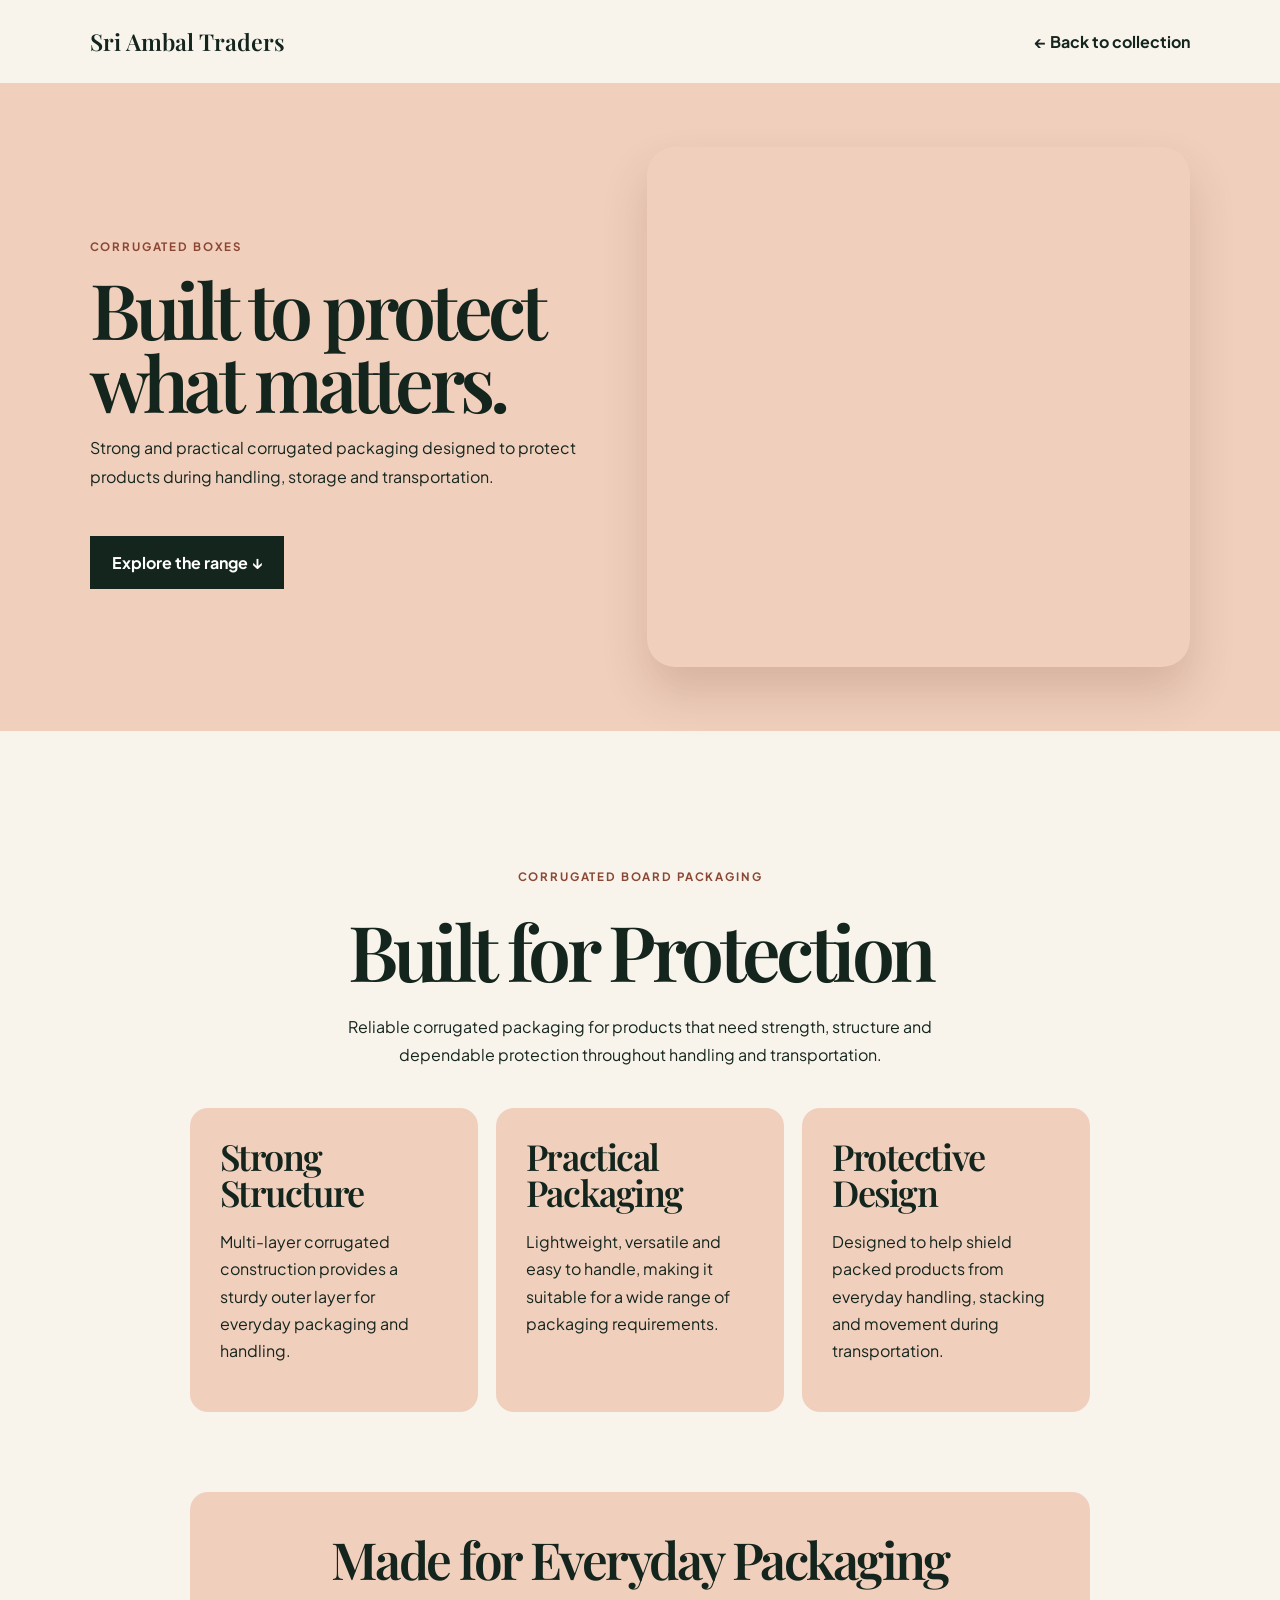
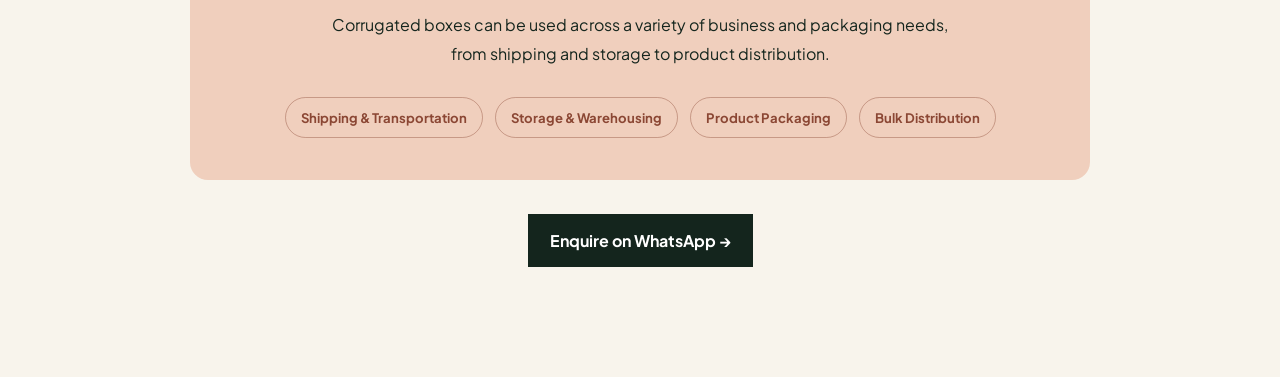
<file: corrugated-boxes.html>
<!doctype html>
<html lang="en">
<head>
  <meta charset="utf-8">
  <meta name="viewport" content="width=device-width,initial-scale=1">
  <title>Corrugated Boxes | Sri Ambal Traders</title>
  <link href="https://fonts.googleapis.com/css2?family=Playfair+Display:wght@600;700&family=Plus+Jakarta+Sans:wght@400;600;700&display=swap" rel="stylesheet">
  <link rel="stylesheet" href="responsive.css">
  <style>
    :root{--ink:#14251d;--cream:#f8f4ec;--peach:#f0cfbd}*{box-sizing:border-box}body{margin:0;background:var(--cream);font-family:'Plus Jakarta Sans',sans-serif;color:var(--ink)}nav{padding:26px 7%;display:flex;justify-content:space-between;align-items:center}nav a{color:var(--ink);text-decoration:none;font-weight:700}.brand{font:600 1.45rem 'Playfair Display',serif}.hero{min-height:72vh;padding:5vw 7%;display:grid;grid-template-columns:1fr 1.1fr;gap:5vw;align-items:center;background:var(--peach)}.eyebrow{font-size:.72rem;font-weight:700;letter-spacing:.16em;color:#8b4734}.hero h1,.details h2{font:600 clamp(3.2rem,6vw,6.4rem)/.95 'Playfair Display',serif;letter-spacing:-.06em;margin:15px 0}.hero p{max-width:490px;line-height:1.8}.photo{height:min(520px,50vw);border-radius:28px;overflow:hidden;background:#f9e0d4;box-shadow:0 25px 45px #65382030;transition:transform .5s}.photo:hover{transform:rotate(1deg) scale(1.025)}.photo video{width:100%;height:100%;display:block;object-fit:contain;object-position:center;background:transparent}.details{padding:110px 7%;text-align:center;max-width:1080px;margin:auto}.details p{line-height:1.8;max-width:650px;margin:26px auto}.feature-options{display:grid;grid-template-columns:repeat(3,minmax(0,1fr));gap:18px;margin-top:38px;text-align:left}.feature-card{min-height:270px;padding:30px;background:var(--peach);border-radius:18px;transition:transform .35s ease,box-shadow .35s ease}.feature-card:hover{transform:translateY(-8px) scale(1.015);box-shadow:0 20px 30px #65382024}.feature-card h3{margin:0;font:600 clamp(1.65rem,3vw,2.25rem)/1 'Playfair Display',serif;letter-spacing:-.04em}.feature-card p{margin:18px 0;line-height:1.7}.applications{margin:80px auto 0;padding:42px;background:var(--peach);border-radius:18px}.applications h3{margin:0;font:600 clamp(2rem,4vw,3.3rem)/1 'Playfair Display',serif;letter-spacing:-.05em}.applications p{margin-bottom:28px}.application-list{display:flex;justify-content:center;flex-wrap:wrap;gap:12px;padding:0;margin:0;list-style:none}.application-list li{padding:11px 15px;border:1px solid #8b473466;border-radius:999px;font-size:.82rem;font-weight:700;color:#8b4734}.inquiry-button{display:inline-block;margin-top:34px;background:var(--ink);color:white;padding:16px 22px;text-decoration:none;font-weight:700;transition:transform .25s ease,box-shadow .25s ease}.inquiry-button:hover{transform:translateY(-3px);box-shadow:0 12px 20px #14251d2b}.cta{display:inline-block;margin-top:28px;background:var(--ink);color:white;padding:16px 22px;text-decoration:none;font-weight:700}@media(max-width:700px){.hero{grid-template-columns:1fr}.photo{height:360px}.details{padding:70px 7%}.feature-options{grid-template-columns:1fr}.feature-card{min-height:0}.applications{margin-top:52px;padding:30px 22px}}
    .photo{position:relative;background:transparent}.photo video{position:absolute;inset:0;width:100%;height:100%;object-fit:cover}
  </style>
</head>
<body>
  <nav><a href="index.html" class="brand">Sri Ambal Traders</a><a href="index.html#collection">← Back to collection</a></nav>
  <main>
    <section class="hero">
      <div><p class="eyebrow">CORRUGATED BOXES</p><h1>Built to protect what matters.</h1><p>Strong and practical corrugated packaging designed to protect products during handling, storage and transportation.</p><a class="cta" href="#details">Explore the range ↓</a></div>
      <div class="photo" aria-label="Corrugated boxes product showcase"><video src="assets/corrugated-box.mp4" autoplay muted loop playsinline preload="auto" aria-label="Corrugated board boxes"></video></div>
    </section>
    <section class="details" id="details">
      <p class="eyebrow">CORRUGATED BOARD PACKAGING</p><h2>Built for Protection</h2>
      <p>Reliable corrugated packaging for products that need strength, structure and dependable protection throughout handling and transportation.</p>
      <div class="feature-options">
        <article class="feature-card"><h3>Strong Structure</h3><p>Multi-layer corrugated construction provides a sturdy outer layer for everyday packaging and handling.</p></article>
        <article class="feature-card"><h3>Practical Packaging</h3><p>Lightweight, versatile and easy to handle, making it suitable for a wide range of packaging requirements.</p></article>
        <article class="feature-card"><h3>Protective Design</h3><p>Designed to help shield packed products from everyday handling, stacking and movement during transportation.</p></article>
      </div>
      <section class="applications" aria-labelledby="applications-heading"><h3 id="applications-heading">Made for Everyday Packaging</h3><p>Corrugated boxes can be used across a variety of business and packaging needs, from shipping and storage to product distribution.</p><ul class="application-list"><li>Shipping &amp; Transportation</li><li>Storage &amp; Warehousing</li><li>Product Packaging</li><li>Bulk Distribution</li></ul></section>
      <a class="inquiry-button" href="#" data-product-inquiry="Corrugated Boxes" data-inquiry-message="Hello Sri Ambal Traders,&#10;&#10;I’m interested in your Corrugated Boxes.&#10;&#10;I would like to know more about the available box sizes, specifications, customization options and pricing.&#10;&#10;Please share the details.&#10;&#10;Thank you.">Enquire on WhatsApp →</a>
    </section>
  </main>
  <script src="product-inquiry.js"></script>
</body>
</html>
</file>
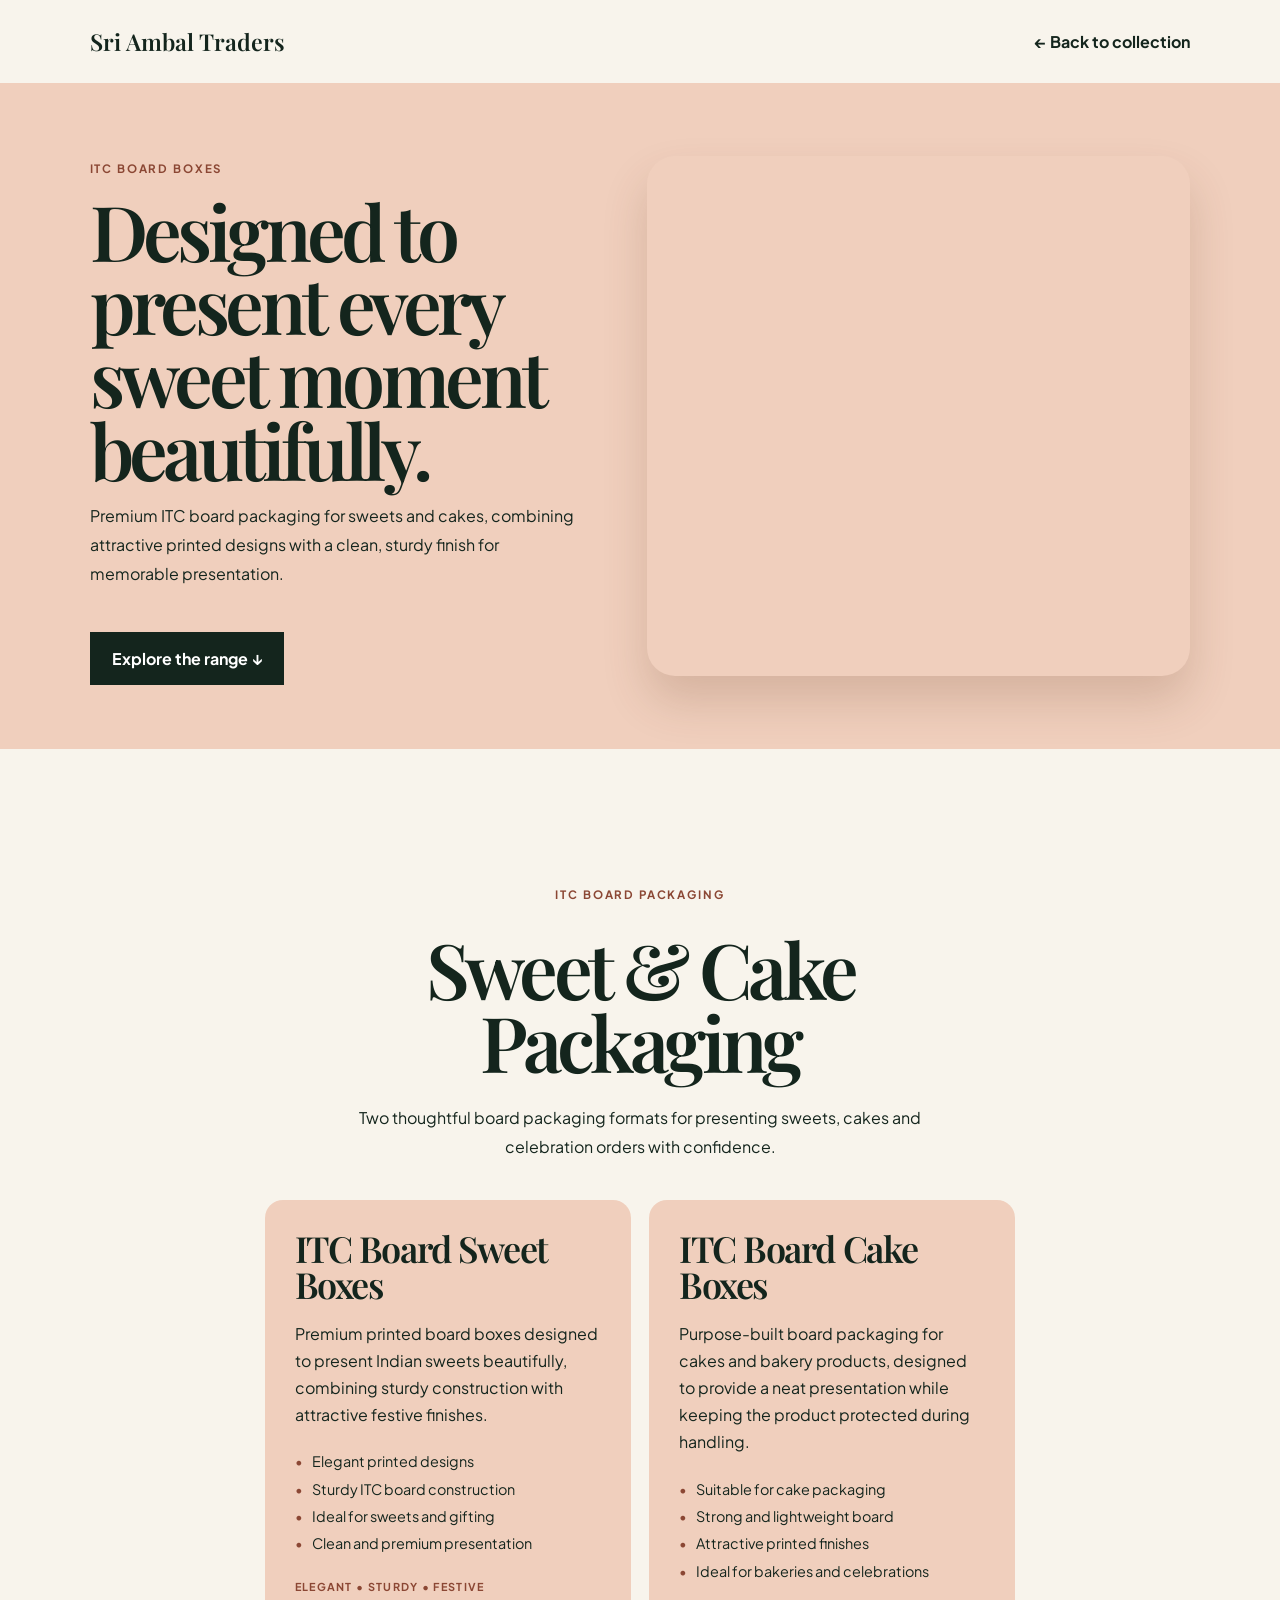
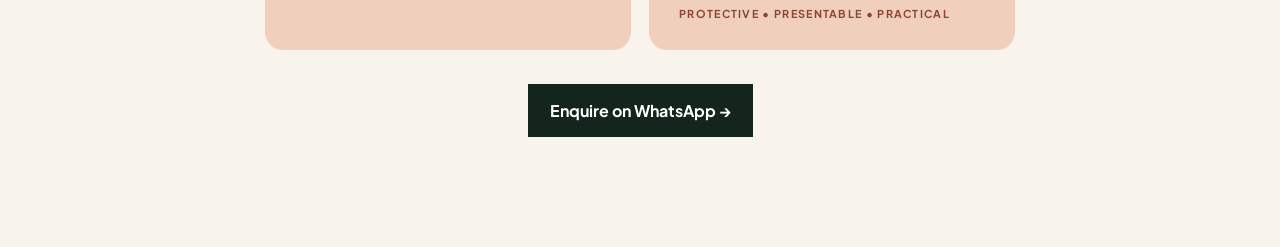
<file: itc-board-boxes.html>
<!doctype html>
<html lang="en">
<head>
  <meta charset="utf-8">
  <meta name="viewport" content="width=device-width,initial-scale=1">
  <title>ITC Board Boxes | Sri Ambal Traders</title>
  <link href="https://fonts.googleapis.com/css2?family=Playfair+Display:wght@600;700&family=Plus+Jakarta+Sans:wght@400;600;700&display=swap" rel="stylesheet">
  <link rel="stylesheet" href="responsive.css">
  <style>
    :root{--ink:#14251d;--cream:#f8f4ec;--peach:#f0cfbd}*{box-sizing:border-box}body{margin:0;background:var(--cream);font-family:'Plus Jakarta Sans',sans-serif;color:var(--ink)}nav{padding:26px 7%;display:flex;justify-content:space-between;align-items:center}nav a{color:var(--ink);text-decoration:none;font-weight:700}.brand{font:600 1.45rem 'Playfair Display',serif}.hero{min-height:72vh;padding:5vw 7%;display:grid;grid-template-columns:1fr 1.1fr;gap:5vw;align-items:center;background:var(--peach)}.eyebrow{font-size:.72rem;font-weight:700;letter-spacing:.16em;color:#8b4734}.hero h1,.details h2{font:600 clamp(3.2rem,6vw,6.4rem)/.95 'Playfair Display',serif;letter-spacing:-.06em;margin:15px 0}.hero p{max-width:490px;line-height:1.8}.photo{height:min(520px,50vw);border-radius:28px;overflow:hidden;background:#f9e0d4;box-shadow:0 25px 45px #65382030;transition:transform .5s}.photo:hover{transform:rotate(1deg) scale(1.025)}.photo video{width:100%;height:100%;display:block;object-fit:contain;object-position:center;background:transparent}.details{padding:110px 7%;text-align:center;max-width:930px;margin:auto}.details p{line-height:1.8;max-width:650px;margin:26px auto}.print-options{display:grid;grid-template-columns:repeat(2,minmax(0,1fr));gap:18px;margin-top:38px;text-align:left}.print-card{min-height:300px;padding:30px;background:var(--peach);border-radius:18px;transition:transform .35s ease,box-shadow .35s ease}.print-card:hover{transform:translateY(-8px) scale(1.015);box-shadow:0 20px 30px #65382024}.print-card h3{margin:0;font:600 clamp(1.65rem,3vw,2.25rem)/1 'Playfair Display',serif;letter-spacing:-.04em}.print-card p{margin:18px 0;line-height:1.7}.print-card ul{margin:20px 0 0;padding:0;list-style:none;line-height:1.9;font-size:.9rem}.print-card li:before{content:'•';margin-right:9px;color:#8b4734}.print-impression{display:block;margin-top:22px;color:#8b4734;font-size:.68rem;font-weight:700;letter-spacing:.12em}.inquiry-button{display:inline-block;margin-top:34px;background:var(--ink);color:white;padding:16px 22px;text-decoration:none;font-weight:700;transition:transform .25s ease,box-shadow .25s ease}.inquiry-button:hover{transform:translateY(-3px);box-shadow:0 12px 20px #14251d2b}.cta{display:inline-block;margin-top:28px;background:var(--ink);color:white;padding:16px 22px;text-decoration:none;font-weight:700}@media(max-width:700px){.hero{grid-template-columns:1fr}.photo{height:360px}.details{padding:70px 7%}.print-options{grid-template-columns:1fr}.print-card{min-height:0}}
    .photo{position:relative;background:transparent}.photo video{position:absolute;inset:0;width:100%;height:100%;object-fit:cover}
  </style>
</head>
<body>
  <nav><a href="index.html" class="brand">Sri Ambal Traders</a><a href="index.html#collection">← Back to collection</a></nav>
  <main>
    <section class="hero">
      <div><p class="eyebrow">ITC BOARD BOXES</p><h1>Designed to present every sweet moment beautifully.</h1><p>Premium ITC board packaging for sweets and cakes, combining attractive printed designs with a clean, sturdy finish for memorable presentation.</p><a class="cta" href="#details">Explore the range ↓</a></div>
      <div class="photo" aria-label="ITC board boxes product showcase">
        <video src="assets/itc-board-boxes.mp4" autoplay muted loop playsinline preload="auto" aria-label="ITC board sweet and cake boxes"></video>
      </div>
    </section>
    <section class="details" id="details"><p class="eyebrow">ITC BOARD PACKAGING</p><h2>Sweet &amp; Cake Packaging</h2><p>Two thoughtful board packaging formats for presenting sweets, cakes and celebration orders with confidence.</p><div class="print-options"><article class="print-card"><h3>ITC Board Sweet Boxes</h3><p>Premium printed board boxes designed to present Indian sweets beautifully, combining sturdy construction with attractive festive finishes.</p><ul><li>Elegant printed designs</li><li>Sturdy ITC board construction</li><li>Ideal for sweets and gifting</li><li>Clean and premium presentation</li></ul><span class="print-impression">ELEGANT • STURDY • FESTIVE</span></article><article class="print-card"><h3>ITC Board Cake Boxes</h3><p>Purpose-built board packaging for cakes and bakery products, designed to provide a neat presentation while keeping the product protected during handling.</p><ul><li>Suitable for cake packaging</li><li>Strong and lightweight board</li><li>Attractive printed finishes</li><li>Ideal for bakeries and celebrations</li></ul><span class="print-impression">PROTECTIVE • PRESENTABLE • PRACTICAL</span></article></div><a class="inquiry-button" href="#" data-product-inquiry="ITC Board Boxes" data-inquiry-message="Hello Sri Ambal Traders,&#10;&#10;I’m interested in your ITC Board Boxes.&#10;&#10;I would like to know more about your Sweet Boxes and Cake Boxes, available sizes, designs, printing options and pricing.&#10;&#10;Please share the details.&#10;&#10;Thank you.">Enquire on WhatsApp →</a></section>
  </main>
  <script src="product-inquiry.js"></script>
</body>
</html>
</file>
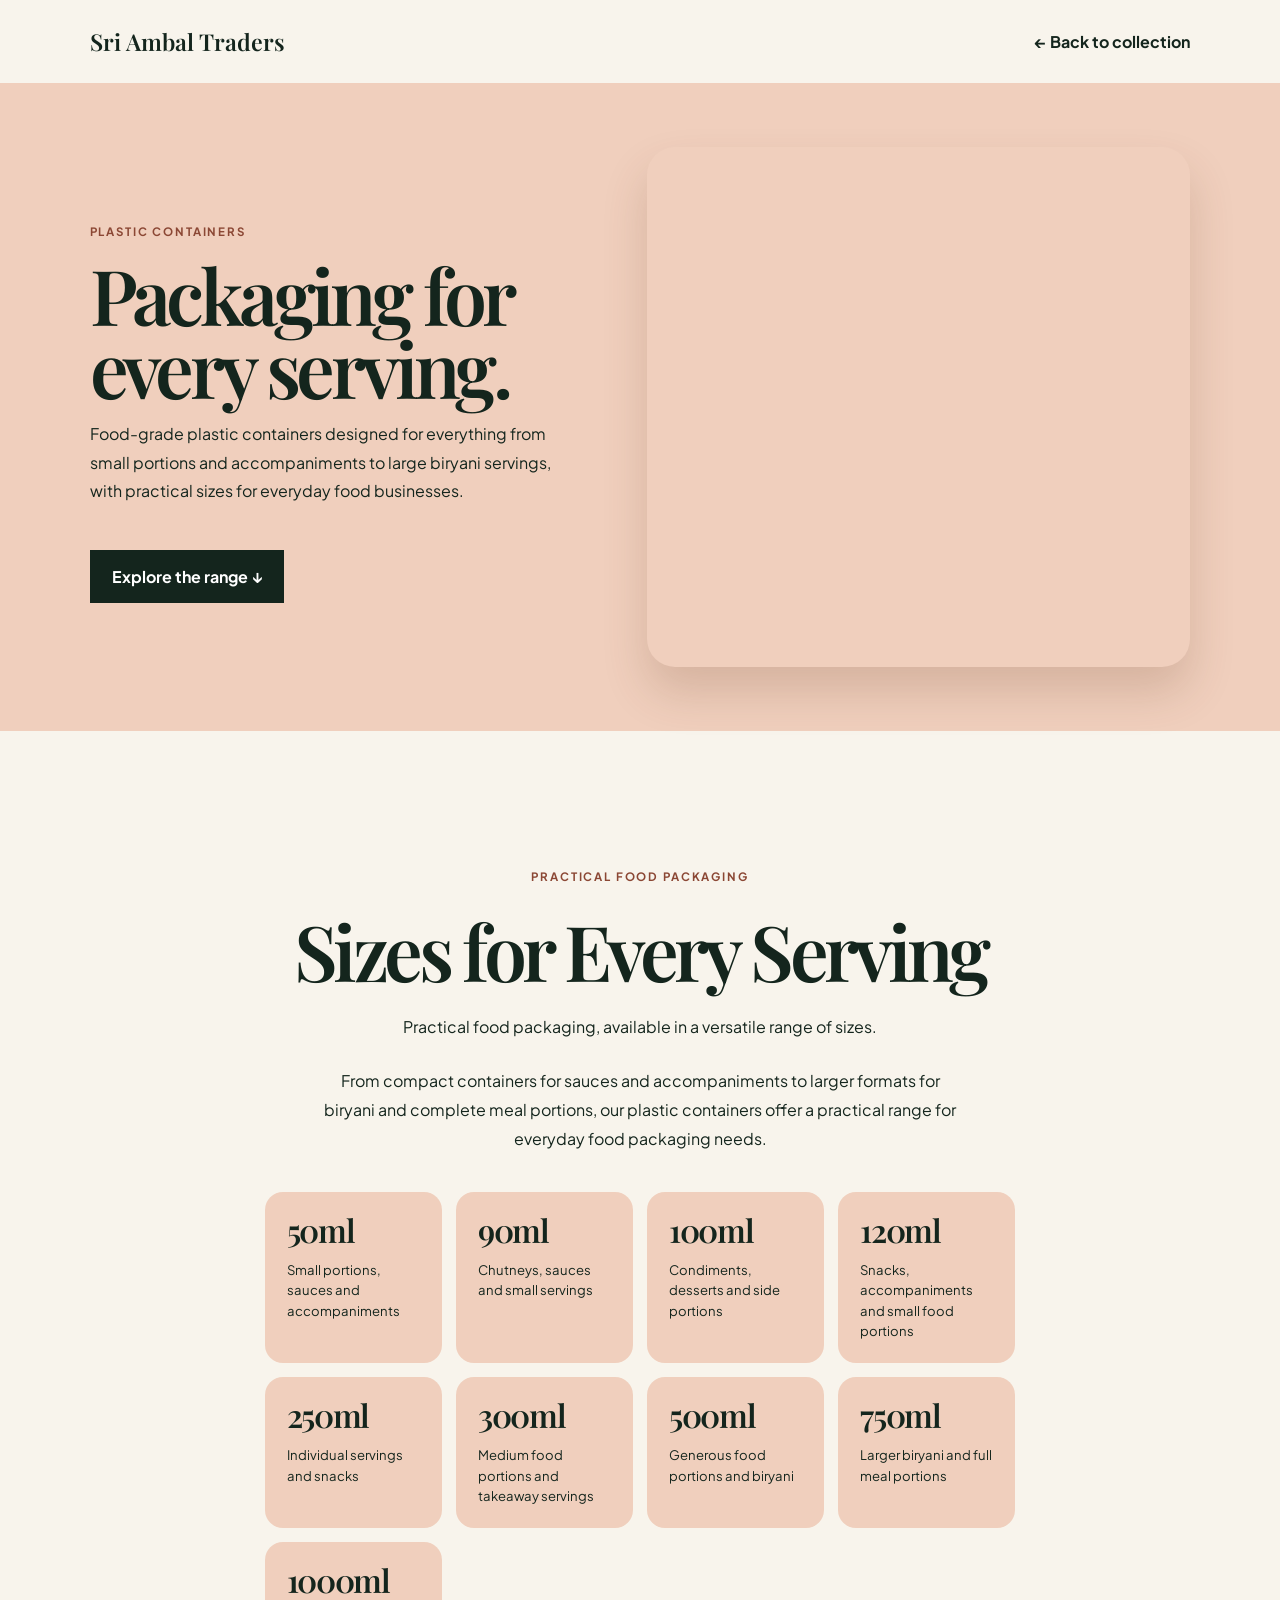
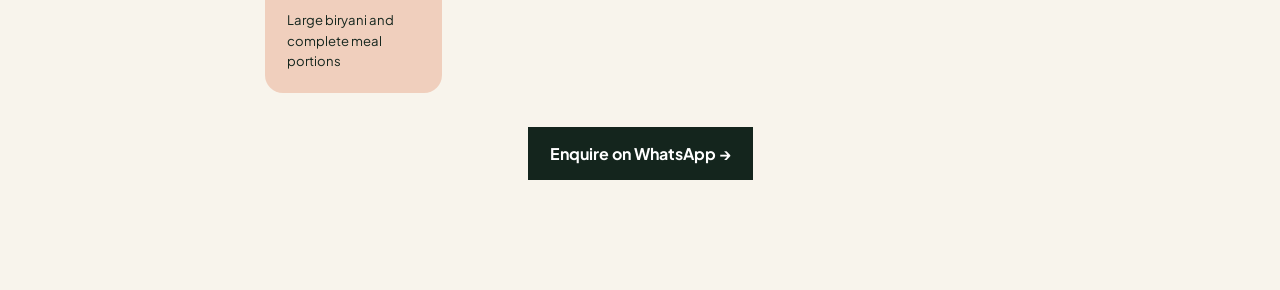
<file: plastic-containers.html>
<!doctype html>
<html lang="en">
<head>
  <meta charset="utf-8">
  <meta name="viewport" content="width=device-width,initial-scale=1">
  <title>Plastic Containers | Sri Ambal Traders</title>
  <link href="https://fonts.googleapis.com/css2?family=Playfair+Display:wght@600;700&family=Plus+Jakarta+Sans:wght@400;600;700&display=swap" rel="stylesheet">
  <link rel="stylesheet" href="responsive.css">
  <style>
    :root{--ink:#14251d;--cream:#f8f4ec;--peach:#f0cfbd}*{box-sizing:border-box}body{margin:0;background:var(--cream);font-family:'Plus Jakarta Sans',sans-serif;color:var(--ink)}nav{padding:26px 7%;display:flex;justify-content:space-between;align-items:center}nav a{color:var(--ink);text-decoration:none;font-weight:700}.brand{font:600 1.45rem 'Playfair Display',serif}.hero{min-height:72vh;padding:5vw 7%;display:grid;grid-template-columns:1fr 1.1fr;gap:5vw;align-items:center;background:var(--peach)}.eyebrow{font-size:.72rem;font-weight:700;letter-spacing:.16em;color:#8b4734}.hero h1,.details h2{font:600 clamp(3.2rem,6vw,6.4rem)/.95 'Playfair Display',serif;letter-spacing:-.06em;margin:15px 0}.hero p{max-width:490px;line-height:1.8}.photo{height:min(520px,50vw);border-radius:28px;overflow:hidden;background:#f9e0d4;box-shadow:0 25px 45px #65382030;transition:transform .5s}.photo:hover{transform:rotate(1deg) scale(1.025)}.photo video{width:100%;height:100%;display:block;object-fit:contain;object-position:center;background:transparent}.details{padding:110px 7%;text-align:center;max-width:930px;margin:auto}.details p{line-height:1.8;max-width:650px;margin:26px auto}.size-options{display:grid;grid-template-columns:repeat(4,minmax(0,1fr));gap:14px;margin-top:38px;text-align:left}.size-card{min-height:150px;padding:22px;background:var(--peach);border-radius:18px;transition:transform .35s ease,box-shadow .35s ease}.size-card:hover{transform:translateY(-8px) scale(1.015);box-shadow:0 20px 30px #65382024}.size-card h3{margin:0;font:600 clamp(1.5rem,2.5vw,2rem)/1 'Playfair Display',serif;letter-spacing:-.04em}.size-card p{margin:14px 0 0;line-height:1.55;font-size:.82rem}.inquiry-button{display:inline-block;margin-top:34px;background:var(--ink);color:white;padding:16px 22px;text-decoration:none;font-weight:700;transition:transform .25s ease,box-shadow .25s ease}.inquiry-button:hover{transform:translateY(-3px);box-shadow:0 12px 20px #14251d2b}.cta{display:inline-block;margin-top:28px;background:var(--ink);color:white;padding:16px 22px;text-decoration:none;font-weight:700}@media(max-width:700px){.hero{grid-template-columns:1fr}.photo{height:360px}.details{padding:70px 7%}.size-options{grid-template-columns:repeat(2,minmax(0,1fr))}.size-card{min-height:135px;padding:18px}}@media(max-width:420px){.size-options{grid-template-columns:1fr}}
    .photo{position:relative;background:transparent}.photo video{position:absolute;inset:0;width:100%;height:100%;object-fit:cover}
  </style>
</head>
<body>
  <nav><a href="index.html" class="brand">Sri Ambal Traders</a><a href="index.html#collection">← Back to collection</a></nav>
  <main>
    <section class="hero">
      <div><p class="eyebrow">PLASTIC CONTAINERS</p><h1>Packaging for every serving.</h1><p>Food-grade plastic containers designed for everything from small portions and accompaniments to large biryani servings, with practical sizes for everyday food businesses.</p><a class="cta" href="#details">Explore the range ↓</a></div>
      <div class="photo" aria-label="Plastic containers product showcase">
        <video src="assets/plastic-containers.mp4" autoplay muted loop playsinline preload="auto" aria-label="Plastic containers in a range of sizes"></video>
      </div>
    </section>
    <section class="details" id="details"><p class="eyebrow">PRACTICAL FOOD PACKAGING</p><h2>Sizes for Every Serving</h2><p>Practical food packaging, available in a versatile range of sizes.</p><p>From compact containers for sauces and accompaniments to larger formats for biryani and complete meal portions, our plastic containers offer a practical range for everyday food packaging needs.</p><div class="size-options"><article class="size-card"><h3>50ml</h3><p>Small portions, sauces and accompaniments</p></article><article class="size-card"><h3>90ml</h3><p>Chutneys, sauces and small servings</p></article><article class="size-card"><h3>100ml</h3><p>Condiments, desserts and side portions</p></article><article class="size-card"><h3>120ml</h3><p>Snacks, accompaniments and small food portions</p></article><article class="size-card"><h3>250ml</h3><p>Individual servings and snacks</p></article><article class="size-card"><h3>300ml</h3><p>Medium food portions and takeaway servings</p></article><article class="size-card"><h3>500ml</h3><p>Generous food portions and biryani</p></article><article class="size-card"><h3>750ml</h3><p>Larger biryani and full meal portions</p></article></div><a class="inquiry-button" href="#" data-product-inquiry="Plastic Containers" data-inquiry-message="Hello Sri Ambal Traders,&#10;&#10;I’m interested in your Plastic Containers.&#10;&#10;I would like to know more about the available sizes (50ml to 750ml), suitable food applications, designs and pricing.&#10;&#10;Please share the details.&#10;&#10;Thank you.">Enquire on WhatsApp →</a></section>
  </main>
  <script>
    const sizeOptions = document.querySelector('.size-options');
    sizeOptions.insertAdjacentHTML('beforeend', '<article class="size-card"><h3>1000ml</h3><p>Large biryani and complete meal portions</p></article>');
    const inquiry = document.querySelector('[data-product-inquiry="Plastic Containers"]');
    inquiry.dataset.inquiryMessage = inquiry.dataset.inquiryMessage.replace('50ml to 750ml', '50ml to 1000ml');
  </script>
  <script src="product-inquiry.js"></script>
</body>
</html>
</file>
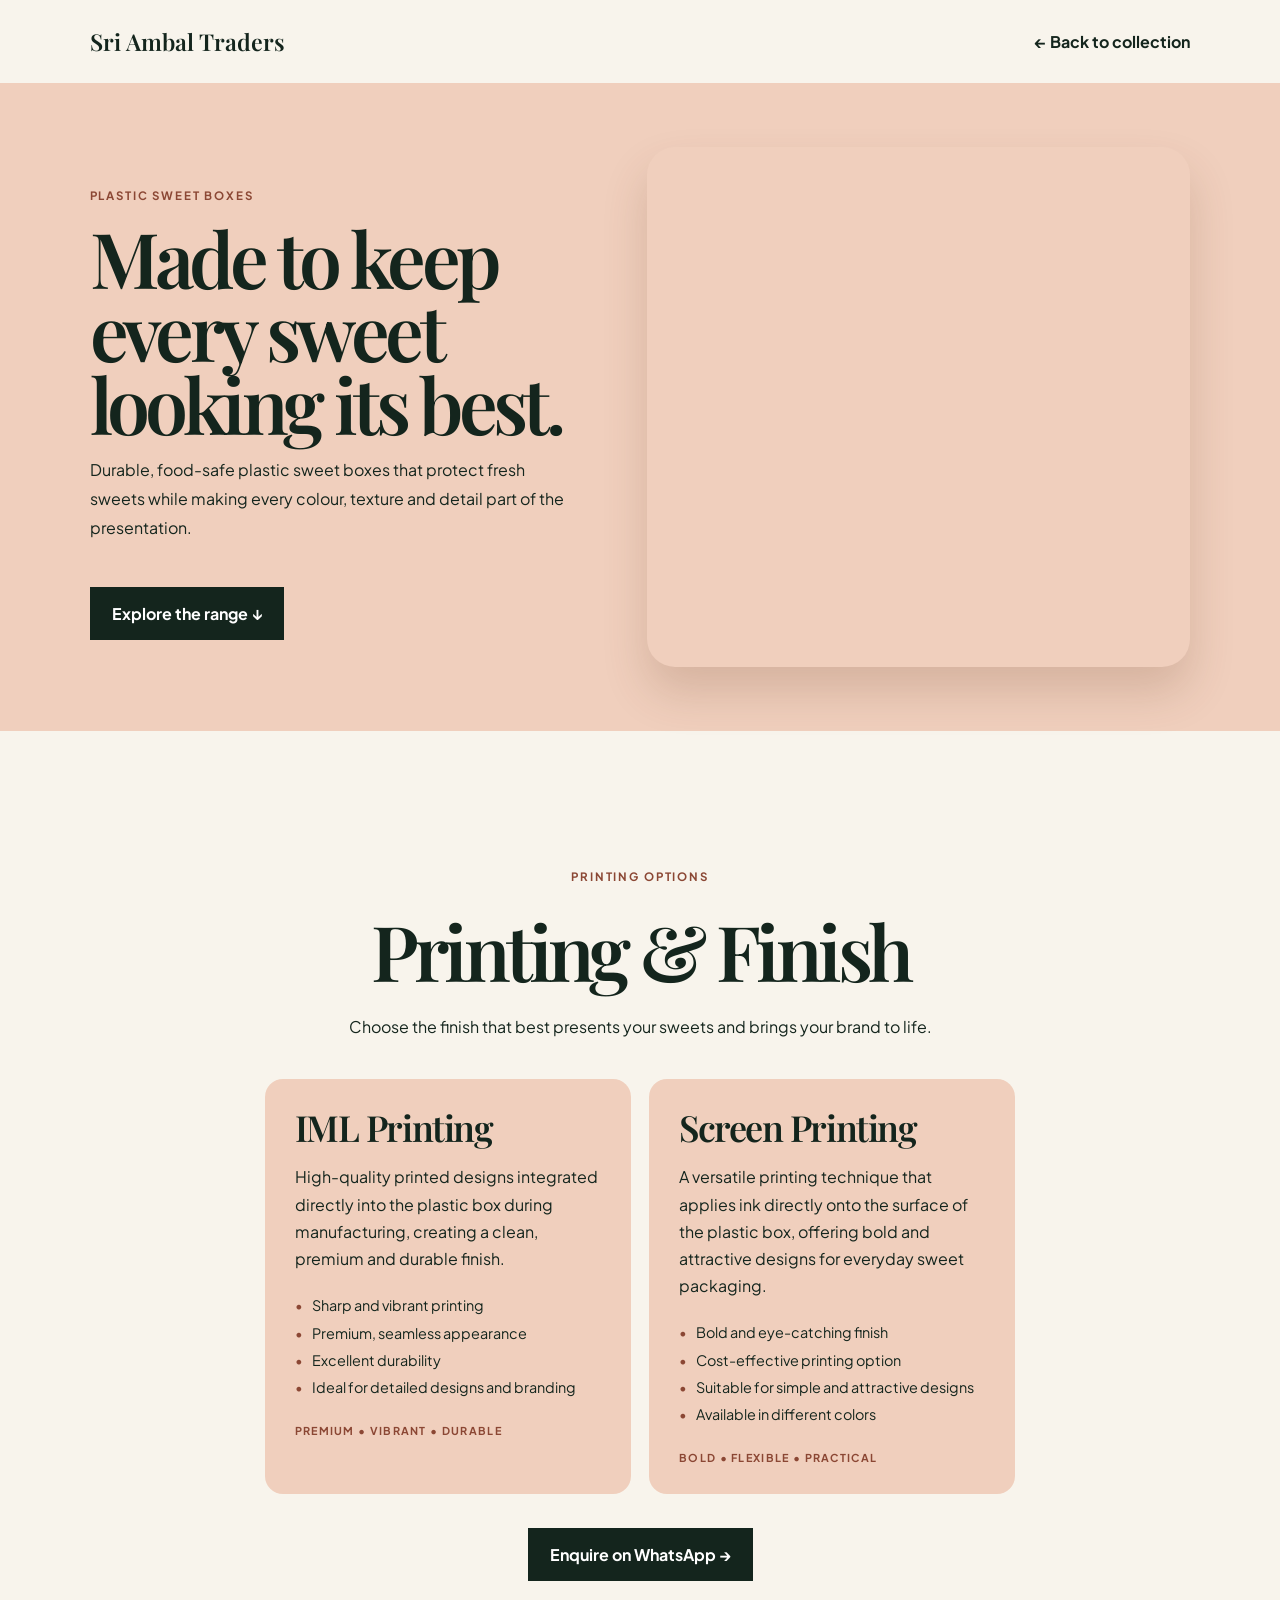
<file: plastic-sweet-boxes.html>
<!doctype html>
<html lang="en">
<head>
  <meta charset="utf-8">
  <meta name="viewport" content="width=device-width,initial-scale=1">
  <title>Plastic Sweet Boxes | Sri Ambal Traders</title>
  <link href="https://fonts.googleapis.com/css2?family=Playfair+Display:wght@600;700&family=Plus+Jakarta+Sans:wght@400;600;700&display=swap" rel="stylesheet">
  <link rel="stylesheet" href="responsive.css">
  <style>
    :root{--ink:#14251d;--cream:#f8f4ec;--peach:#f0cfbd}*{box-sizing:border-box}body{margin:0;background:var(--cream);font-family:'Plus Jakarta Sans',sans-serif;color:var(--ink)}nav{padding:26px 7%;display:flex;justify-content:space-between;align-items:center}nav a{color:var(--ink);text-decoration:none;font-weight:700}.brand{font:600 1.45rem 'Playfair Display',serif}.hero{min-height:72vh;padding:5vw 7%;display:grid;grid-template-columns:1fr 1.1fr;gap:5vw;align-items:center;background:var(--peach)}.eyebrow{font-size:.72rem;font-weight:700;letter-spacing:.16em;color:#8b4734}.hero h1,.details h2{font:600 clamp(3.2rem,6vw,6.4rem)/.95 'Playfair Display',serif;letter-spacing:-.06em;margin:15px 0}.hero p{max-width:490px;line-height:1.8}.photo{height:min(520px,50vw);border-radius:28px;overflow:hidden;background:#f9e0d4;box-shadow:0 25px 45px #65382030;transition:transform .5s}.photo:hover{transform:rotate(1deg) scale(1.025)}.photo video{width:100%;height:100%;display:block;object-fit:contain;object-position:center;background:transparent}.details{padding:110px 7%;text-align:center;max-width:930px;margin:auto}.details p{line-height:1.8;max-width:650px;margin:26px auto}.print-options{display:grid;grid-template-columns:repeat(2,minmax(0,1fr));gap:18px;margin-top:38px;text-align:left}.print-card{min-height:300px;padding:30px;background:var(--peach);border-radius:18px;transition:transform .35s ease,box-shadow .35s ease}.print-card:hover{transform:translateY(-8px) scale(1.015);box-shadow:0 20px 30px #65382024}.print-card h3{margin:0;font:600 clamp(1.65rem,3vw,2.25rem)/1 'Playfair Display',serif;letter-spacing:-.04em}.print-card p{margin:18px 0;line-height:1.7}.print-card ul{margin:20px 0 0;padding:0;list-style:none;line-height:1.9;font-size:.9rem}.print-card li:before{content:'•';margin-right:9px;color:#8b4734}.print-impression{display:block;margin-top:22px;color:#8b4734;font-size:.68rem;font-weight:700;letter-spacing:.12em}.inquiry-button{display:inline-block;margin-top:34px;background:var(--ink);color:white;padding:16px 22px;text-decoration:none;font-weight:700;transition:transform .25s ease,box-shadow .25s ease}.inquiry-button:hover{transform:translateY(-3px);box-shadow:0 12px 20px #14251d2b}.cta{display:inline-block;margin-top:28px;background:var(--ink);color:white;padding:16px 22px;text-decoration:none;font-weight:700}@media(max-width:700px){.hero{grid-template-columns:1fr}.photo{height:360px}.details{padding:70px 7%}.print-options{grid-template-columns:1fr}.print-card{min-height:0}.stats{flex-direction:column;gap:15px;text-align:center}}
    .photo{position:relative;background:transparent}.photo video{position:absolute;inset:0;width:100%;height:100%;object-fit:cover}
  </style>
</head>
<body>
  <nav><a href="index.html" class="brand">Sri Ambal Traders</a><a href="index.html#collection">← Back to collection</a></nav>
  <main>
    <section class="hero">
      <div><p class="eyebrow">PLASTIC SWEET BOXES</p><h1>Made to keep every sweet looking its best.</h1><p>Durable, food-safe plastic sweet boxes that protect fresh sweets while making every colour, texture and detail part of the presentation.</p><a class="cta" href="#details">Explore the range ↓</a></div>
      <div class="photo" aria-label="Plastic sweet box product showcase">
        <video src="assets/plastic-sweet-box.mp4" autoplay muted loop playsinline preload="auto" aria-label="Plastic sweet box filling and closing"></video>
      </div>
    </section>
    <section class="details" id="details"><p class="eyebrow">PRINTING OPTIONS</p><h2>Printing &amp; Finish</h2><p>Choose the finish that best presents your sweets and brings your brand to life.</p><div class="print-options"><article class="print-card"><h3>IML Printing</h3><p>High-quality printed designs integrated directly into the plastic box during manufacturing, creating a clean, premium and durable finish.</p><ul><li>Sharp and vibrant printing</li><li>Premium, seamless appearance</li><li>Excellent durability</li><li>Ideal for detailed designs and branding</li></ul><span class="print-impression">PREMIUM • VIBRANT • DURABLE</span></article><article class="print-card"><h3>Screen Printing</h3><p>A versatile printing technique that applies ink directly onto the surface of the plastic box, offering bold and attractive designs for everyday sweet packaging.</p><ul><li>Bold and eye-catching finish</li><li>Cost-effective printing option</li><li>Suitable for simple and attractive designs</li><li>Available in different colors</li></ul><span class="print-impression">BOLD • FLEXIBLE • PRACTICAL</span></article></div><a class="inquiry-button" href="#" data-product-inquiry="Plastic Sweet Boxes">Enquire on WhatsApp →</a></section>
  </main>
  <script src="product-inquiry.js"></script>
</body>
</html>
</file>
<file: styles.css>
:root{--ink:#17251d;--cream:#f5f0e7}*{box-sizing:border-box}html{scroll-behavior:smooth}body{margin:0;background:var(--cream);font-family:'Plus Jakarta Sans',sans-serif;color:var(--ink)}.hero{height:100svh;min-height:650px;padding:34px 5.5%;position:relative;overflow:hidden;background:#18352a;color:#f8f2e6}.hero-orb{position:absolute;border-radius:50%;opacity:.45}.orb-one{width:65vw;height:65vw;background:#a8c76c;right:-23vw;top:-15vw}.orb-two{width:35vw;height:35vw;background:#c46948;right:17vw;bottom:-24vw}nav{position:relative;z-index:2;width:100%;text-align:left}.nav-mark{font-size:0;display:inline-block}.nav-mark:after{content:'Sri Ambal Traders';display:block;font:600 clamp(2rem,3vw,3.4rem)/1 'Playfair Display',serif;letter-spacing:-.045em;color:#fff9ec}.nav-link,.scroll-note{display:none}.hero-copy{position:absolute;top:50%;transform:translateY(-44%);z-index:2;max-width:635px}.eyebrow,.number{font:500 .68rem 'DM Mono';letter-spacing:.14em}.hero h1,.collection h2,.cake-studio h2,.closing h2,.modal h2{font:600 clamp(3.8rem,7.2vw,7.3rem)/.96 'Playfair Display',serif;letter-spacing:-.06em;margin:0}.hero h1 em,.cake-studio h2 em,.closing h2 em{color:#d9b850}.hero-text{max-width:390px;line-height:1.7}.primary{padding:18px 21px;border:0;background:#f2eadc;color:var(--ink);font:600 .78rem 'Plus Jakarta Sans';letter-spacing:.08em}.hero-art{position:absolute;right:7%;bottom:9%;width:48%;height:68%;perspective:1000px}.hero-cake,.hero-box,.hero-cup,.sweet-box,.board-box,.corr-box,.mini-base,.studio-base{position:absolute}.hero-cake{width:270px;height:270px;right:24%;top:9%;background:#d19f28;border-radius:50%}.hero-box{right:1%;bottom:4%;width:255px;height:175px;background:#df7053}.hero-cup{width:118px;height:150px;left:6%;bottom:17%;background:#aabcb4;border-radius:13px}.collection{padding:125px 5.5%}.collection-header{display:flex;justify-content:space-between;margin-bottom:55px}.product-grid{display:grid;grid-template-columns:repeat(12,1fr);gap:17px}.product-card{grid-column:span 4;min-height:490px;padding:22px;background:#e3e5dc;display:flex;flex-direction:column;justify-content:end;position:relative}.product-card.wide{grid-column:span 8;background:#e6c8b3}.product-visual{height:320px;position:relative}.sweet-box,.corr-box{width:220px;height:145px;left:24%;top:65px;background:#df7053}.board-box{width:180px;height:180px;left:23%;top:45px;background:#f1c76e}.containers-visual{display:flex;align-items:end;justify-content:center}.container{background:#9cc8bd;border-radius:18px}.c1{width:66px;height:90px}.c2{width:90px;height:125px}.c3{width:115px;height:155px}.mini-base{width:225px;height:225px;left:24%;top:32px;border-radius:50%;background:#e5b638}.card-copy{display:flex;justify-content:space-between}.card-open-indicator{position:absolute;top:18px;right:18px;width:36px;height:36px;display:grid;place-items:center;border:1px solid #17251d;border-radius:50%;background:#f5f0e7;color:#000;font:700 1.2rem/1 'Plus Jakarta Sans',sans-serif;transition:transform .25s ease,background-color .25s ease}.product-card:hover .card-open-indicator,.product-card:focus-visible .card-open-indicator{transform:translateX(3px);background:#fff}.product-card:focus-visible{outline:2px solid var(--ink);outline-offset:3px}.cake-studio{padding:125px 9%;background:#18352a;color:white}.closing{text-align:center;padding:135px 20px;background:#e7c9b5}@media(max-width:800px){.product-card,.product-card.wide{grid-column:span 12}.hero-art{opacity:.55}.nav-mark:after{font-size:2rem}}@media(max-width:480px){.hero{padding:27px 7%}.hero-art{display:none}.nav-mark:after{font-size:1.75rem}}@media(max-width:767px){.hero#home{display:block;height:auto;min-height:0;padding:26px 6% 44px}.hero#home nav{display:flex;align-items:center;justify-content:space-between;gap:8px}.hero#home .nav-link{display:inline-block;flex:0 0 auto;padding:0;border:0;background:transparent;color:#fff9ec;text-decoration:none;font:600 .75rem 'Plus Jakarta Sans',sans-serif;letter-spacing:.08em;text-transform:uppercase}.hero#home .hero-copy{position:relative;top:auto;transform:none;max-width:none;margin-top:56px}.hero#home h1{font-size:clamp(3rem,12vw,4rem);overflow-wrap:anywhere}.hero#home .hero-text{max-width:100%;line-height:1.7}.hero#home .hero-art{display:none}.hero#home .primary{display:inline-block;width:auto;padding:16px 20px}.hero#home .orb-one{width:68vw;height:68vw;right:-26vw;top:-31vw}.hero#home .orb-two{width:42vw;height:42vw;right:-16vw;bottom:-22vw}}@media(max-width:480px){.hero#home{padding:24px 6% 38px}.hero#home .hero-copy{margin-top:42px}}
</file>
<file: responsive.css>
/* Responsive safeguards shared by the existing static pages. */
img,video{max-width:100%;height:auto}video{display:block}

@media (max-width:1024px){
  .collection-header{gap:28px}
  .hero-copy{max-width:min(60%,635px)}
  .product-card{grid-column:span 6!important;min-width:0}
  .product-card.wide{grid-column:span 12!important}
}

@media (max-width:768px){
  body>nav{padding:18px 7%!important;gap:10px 16px;flex-wrap:wrap;align-items:center}
  body>nav .brand{font-size:clamp(1.15rem,6vw,1.45rem)}
  body>nav a:last-child{font-size:.78rem;white-space:nowrap}
  .hero:not(#home){min-height:auto!important;padding:52px 7%!important;grid-template-columns:minmax(0,1fr)!important;gap:34px!important}
  .hero:not(#home) h1{font-size:clamp(2.75rem,13vw,4.5rem)!important;overflow-wrap:anywhere}
  .hero:not(#home) p{max-width:none!important}
  .photo{width:100%;height:min(100vw,360px)!important;max-height:360px}
  .photo video{width:100%!important;height:100%!important;display:block!important}
  .details{padding:70px 7%!important}
  .details h2{font-size:clamp(2.5rem,12vw,4rem)!important}
  .print-options,.feature-options,.option-grid,.support-grid{grid-template-columns:1fr!important}
  .size-options{grid-template-columns:repeat(2,minmax(0,1fr))!important}
  .print-card,.feature-card,.option-card,.support-card{min-height:0!important;padding:24px!important}
  .inquiry-button,.cta{max-width:100%;text-align:center}
  .collection{padding:78px 7%!important}
  .collection-header{display:block!important;margin-bottom:38px!important}
  .collection-header>p{max-width:30rem;line-height:1.7}
  .product-grid{grid-template-columns:1fr!important;gap:16px!important}
  .product-card,.product-card.wide{grid-column:1!important;width:100%;min-width:0;min-height:390px!important}
  .card-copy{gap:12px;min-width:0}
  .card-copy>div{min-width:0}
  .card-copy h3{overflow-wrap:anywhere}
  .closing{padding:86px 7%!important}

  .about-hero nav,.contact-hero nav{display:flex;align-items:center;justify-content:space-between;position:relative}
  .mobile-menu-toggle{display:grid!important;place-items:center;flex:0 0 42px;width:42px;height:42px;padding:0;border:1px solid #f8f2e688;background:transparent;color:#fff9ec;font-size:1.25rem;line-height:1;cursor:pointer}
  .about-hero .mobile-menu-toggle,.contact-hero .mobile-menu-toggle{place-content:center;gap:5px;position:relative;z-index:6;background:#18352a}
  .about-hero .mobile-menu-toggle span,.contact-hero .mobile-menu-toggle span{display:block;width:25px;height:2px;background:currentColor}
  .about-hero .nav-centre,.contact-hero .nav-centre{display:none!important;position:absolute!important;z-index:5;top:calc(100% + 10px)!important;right:0!important;left:auto!important;transform:none!important;width:min(240px,100%);margin:0!important;padding:14px!important;background:#284539;box-shadow:0 14px 24px #0d1b1438;flex-direction:column!important;align-items:stretch!important;gap:0!important;white-space:normal!important}
  .about-hero .nav-centre.is-open,.contact-hero .nav-centre.is-open{display:flex!important}
  .about-hero .nav-centre span,.contact-hero .nav-centre span{display:none}
  .about-hero .nav-centre a,.contact-hero .nav-centre a{display:block;padding:12px 8px;font-size:.72rem!important}

}

@media (max-width:480px){
  body>nav{justify-content:flex-start!important}
  body>nav a:last-child{font-size:.72rem}
  .hero:not(#home){padding-top:38px!important;padding-bottom:42px!important}
  .photo{height:min(110vw,320px)!important;border-radius:20px!important}
  .details{padding-top:58px!important;padding-bottom:58px!important}
  .size-options{grid-template-columns:1fr!important}
  .applications{padding:28px 18px!important}
  .cta,.inquiry-button{width:100%}
  .collection h2,.cake-studio h2,.closing h2{font-size:clamp(2.8rem,14vw,4rem)!important}
  .product-visual{height:250px!important}
}

@media (min-width:769px){
  .mobile-menu-toggle{display:none!important}
}

@media (min-width:801px) and (max-width:1024px){
  .belief-grid{grid-template-columns:repeat(2,minmax(0,1fr))!important}
}

/* Homepage mobile navigation */
@media (max-width:768px){
  .hero#home nav{display:flex;align-items:center;justify-content:space-between;gap:12px}
  .hero#home .nav-link{display:none!important}
  .hero#home .mobile-menu-toggle{display:grid!important;place-content:center;gap:5px;flex:0 0 42px;width:42px;height:42px;padding:0;border:1px solid #f8f2e688;background:#18352a;color:#fff9ec;font-size:1.7rem;line-height:1;cursor:pointer;position:relative;z-index:6}
  .hero#home .mobile-menu-toggle span{display:block;width:25px;height:2px;background:currentColor}
  .hero#home .nav-centre{display:none!important;position:absolute!important;z-index:5;top:calc(100% + 10px)!important;right:0!important;left:0!important;transform:none!important;width:100%!important;margin:0!important;padding:14px!important;background:#284539;box-shadow:0 14px 24px #0d1b1438;flex-direction:column!important;align-items:stretch!important;gap:0!important;white-space:normal!important}
  .hero#home .nav-centre.is-open{display:flex!important}
  .hero#home .nav-centre span{display:none}
  .hero#home .nav-centre a{display:block;padding:12px 8px;font-size:.72rem!important}
  .hero#home nav:has(.nav-centre.is-open)~.hero-copy{margin-top:230px}
}
</file>
